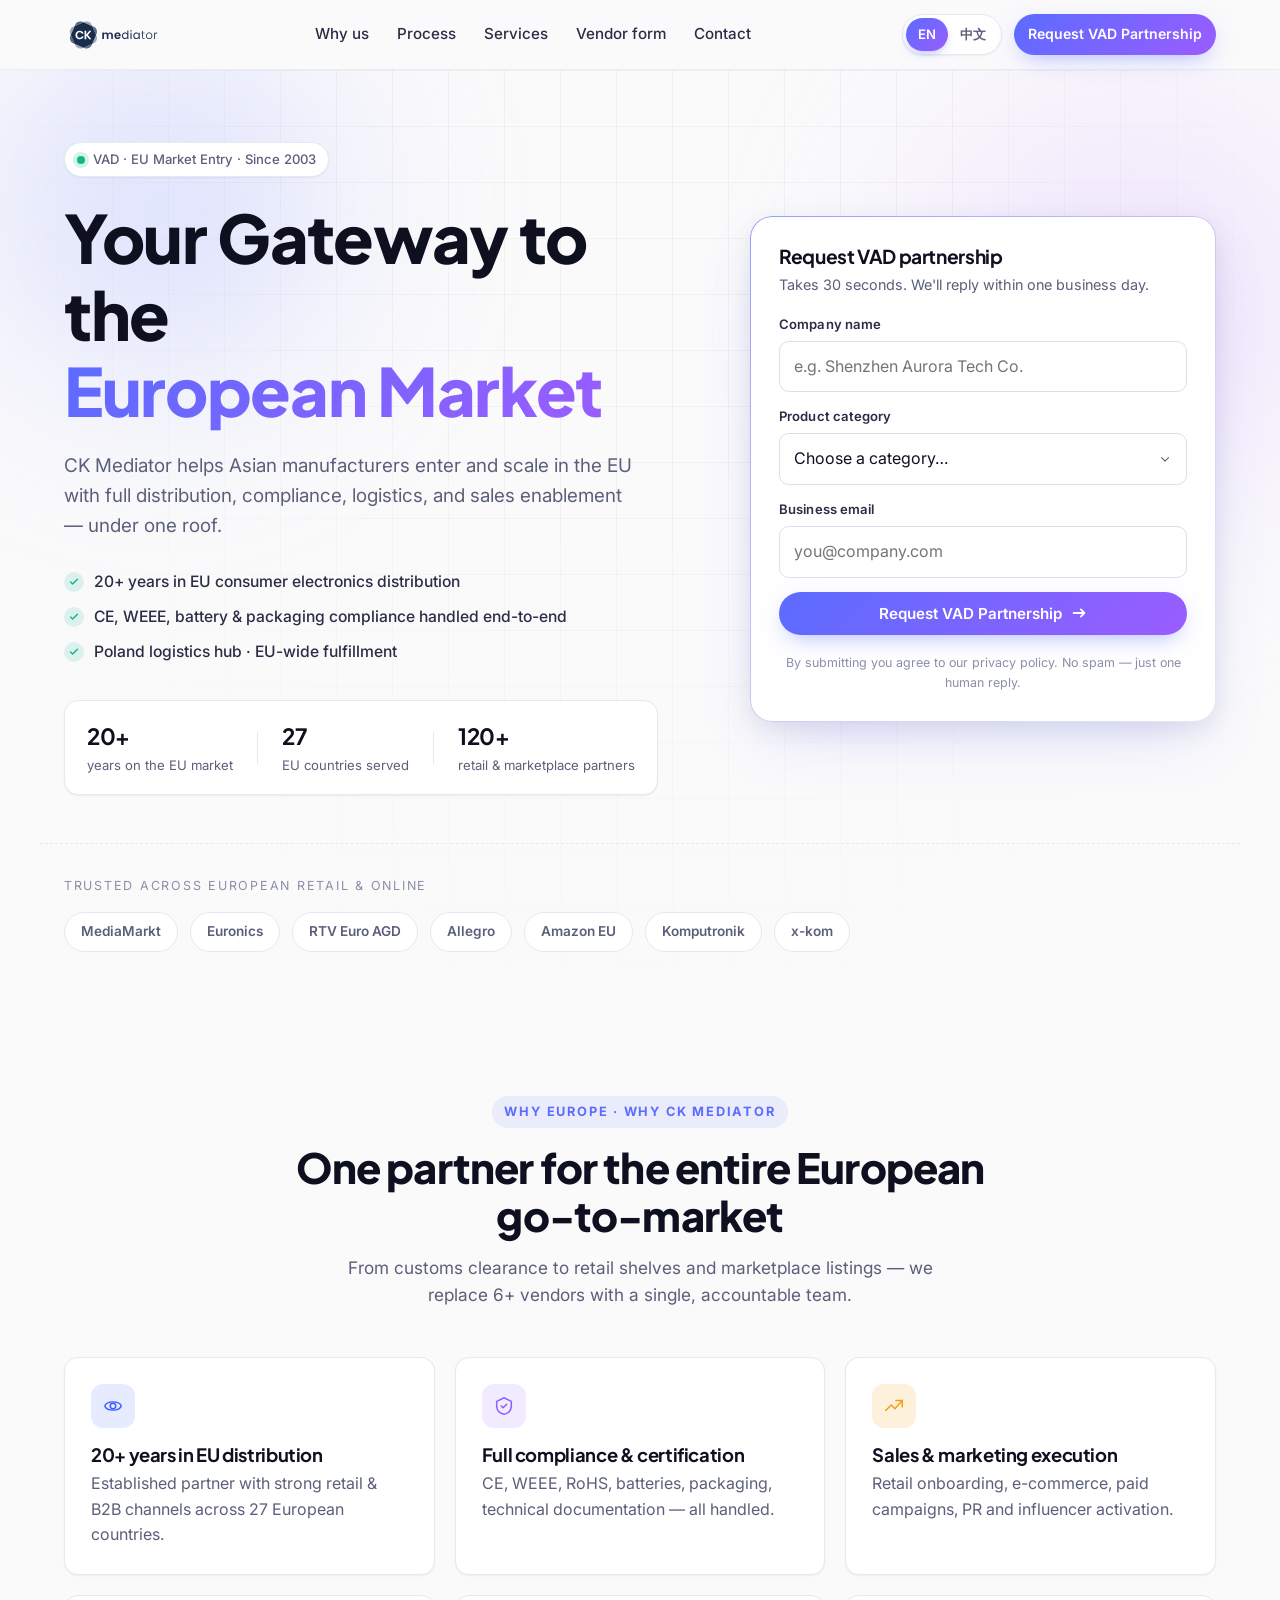
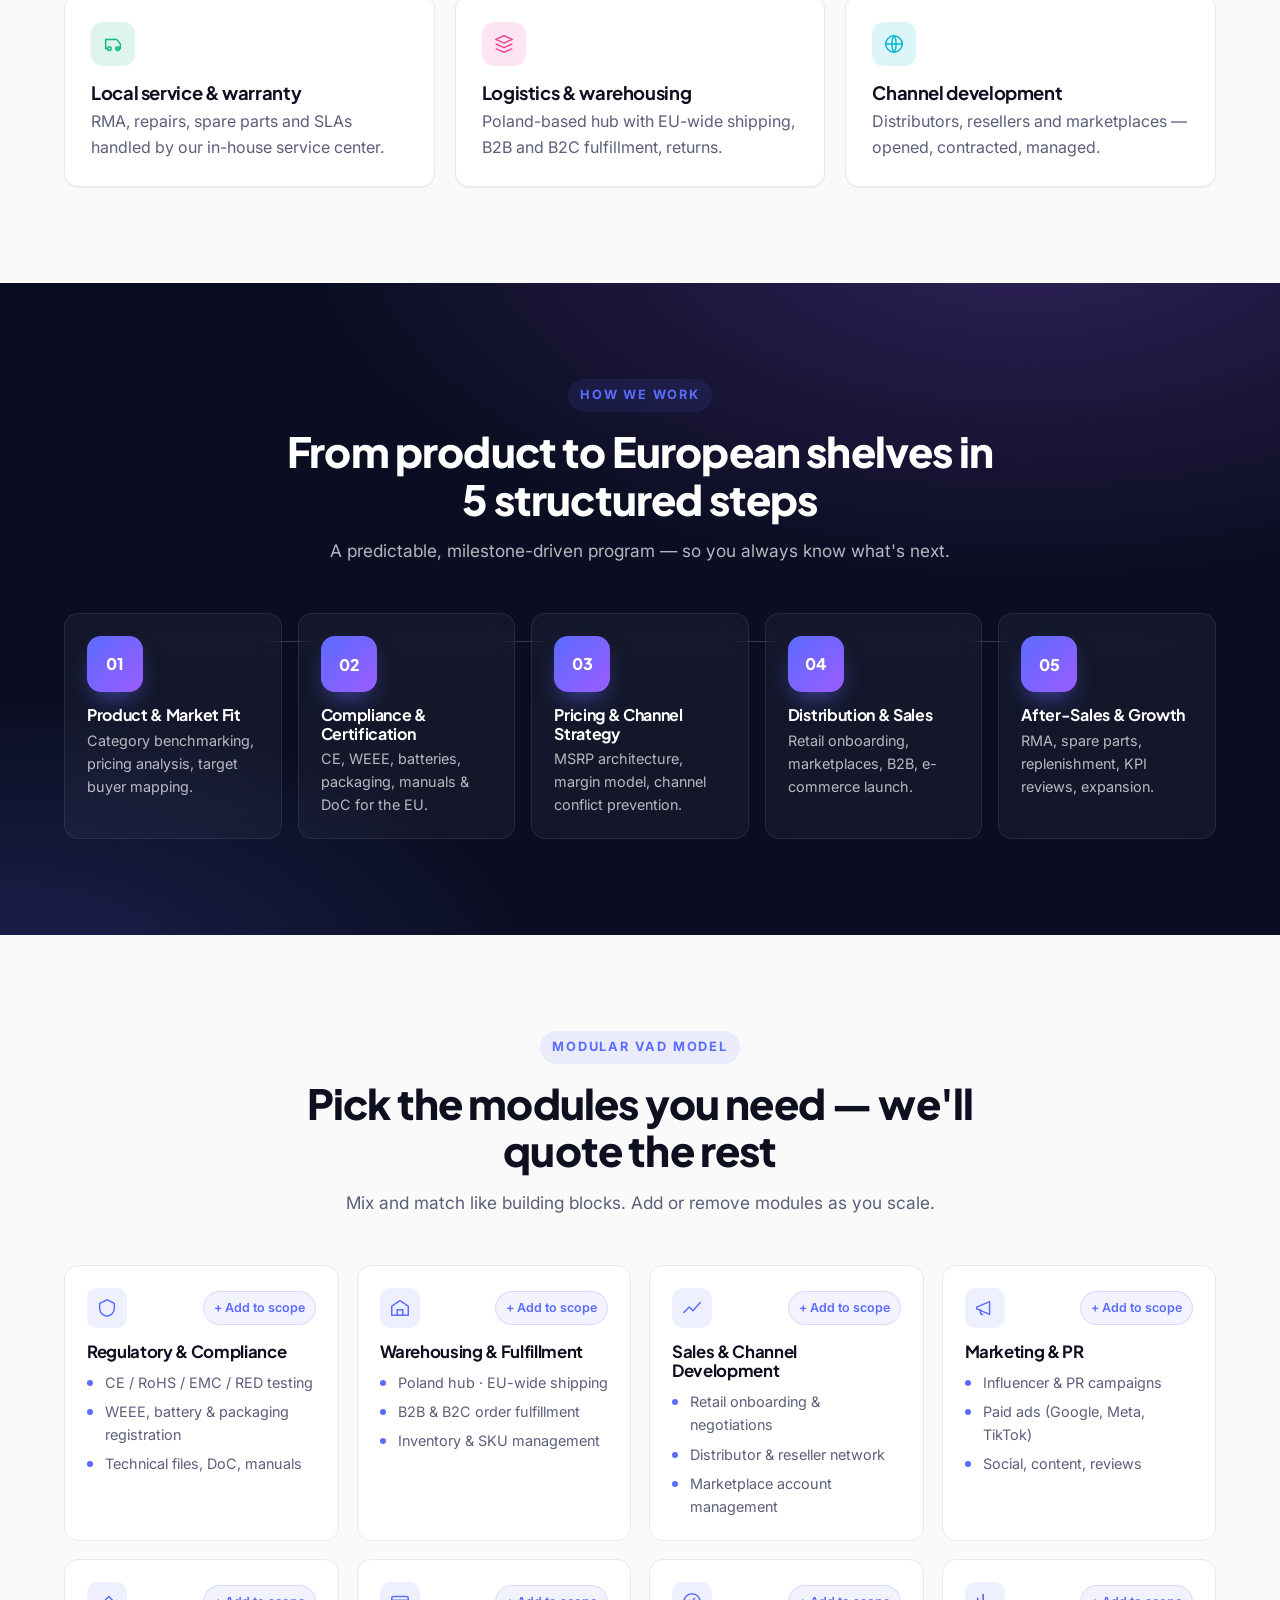
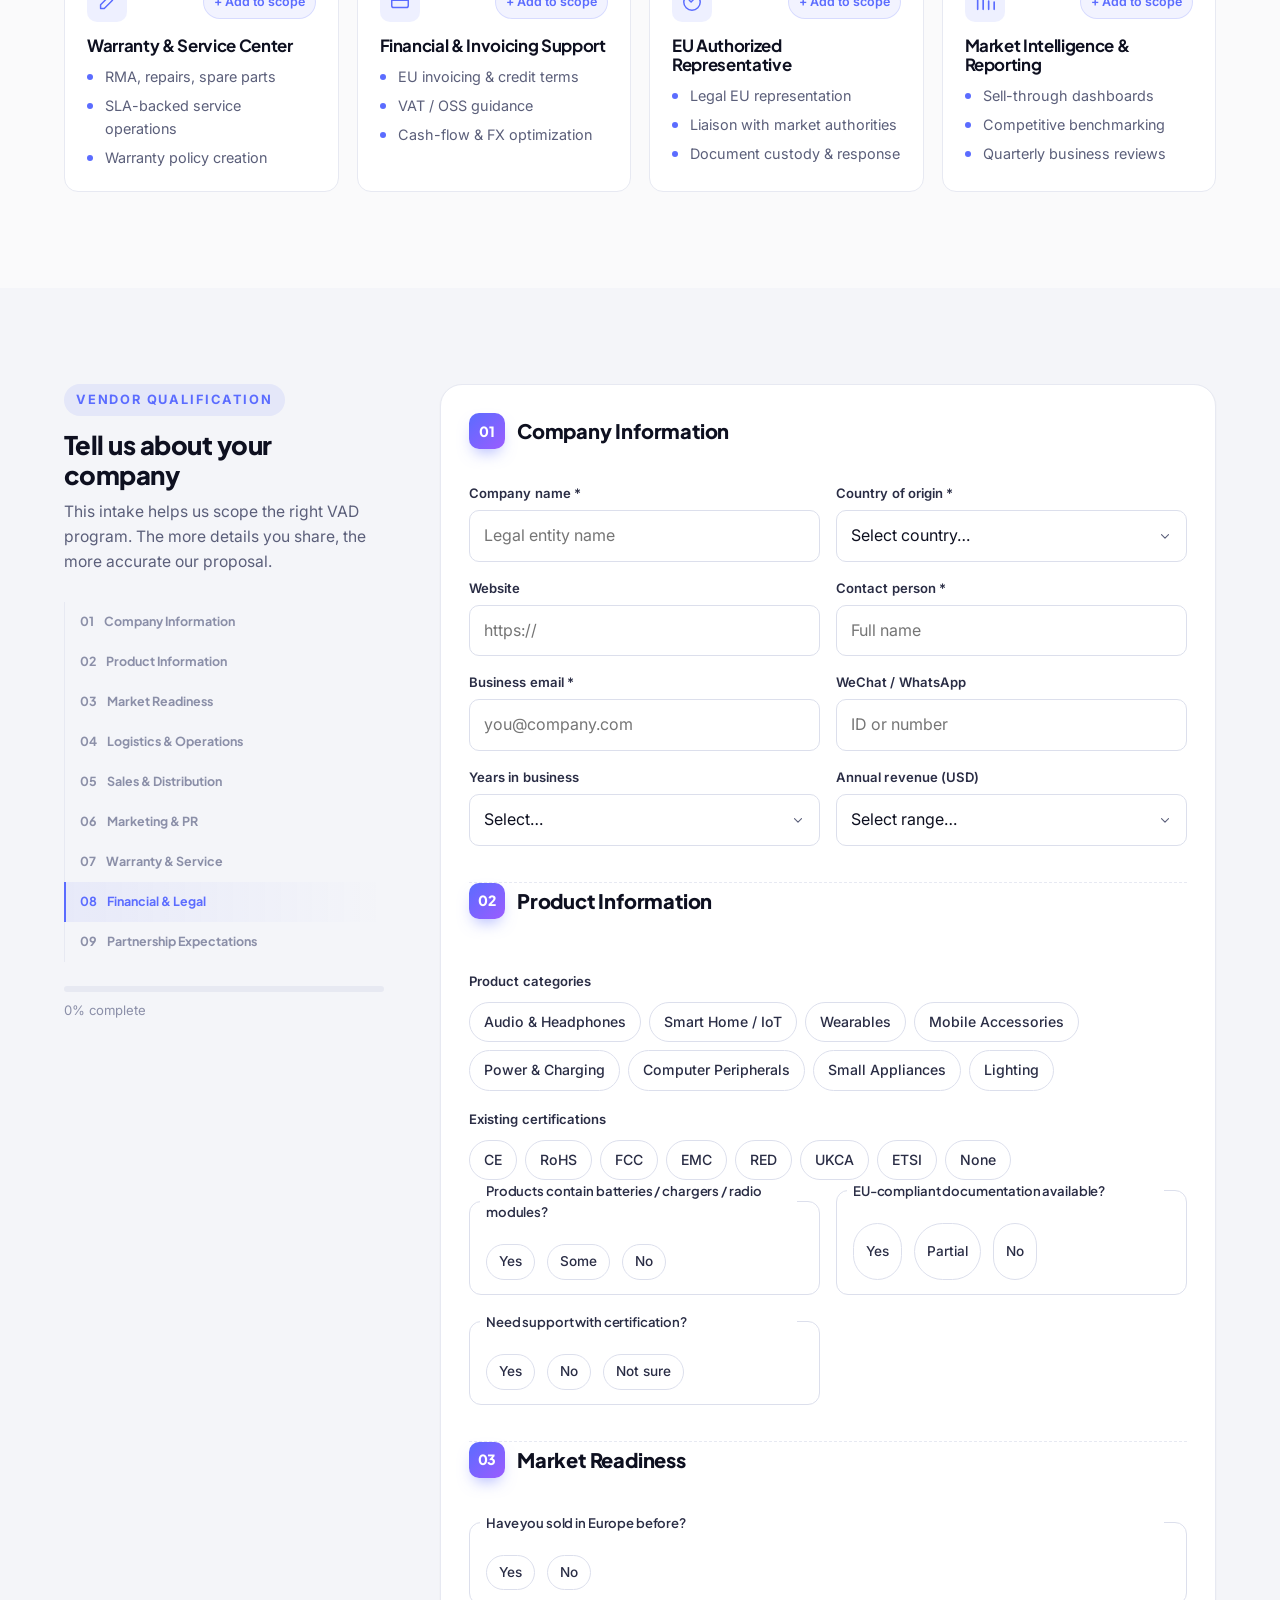
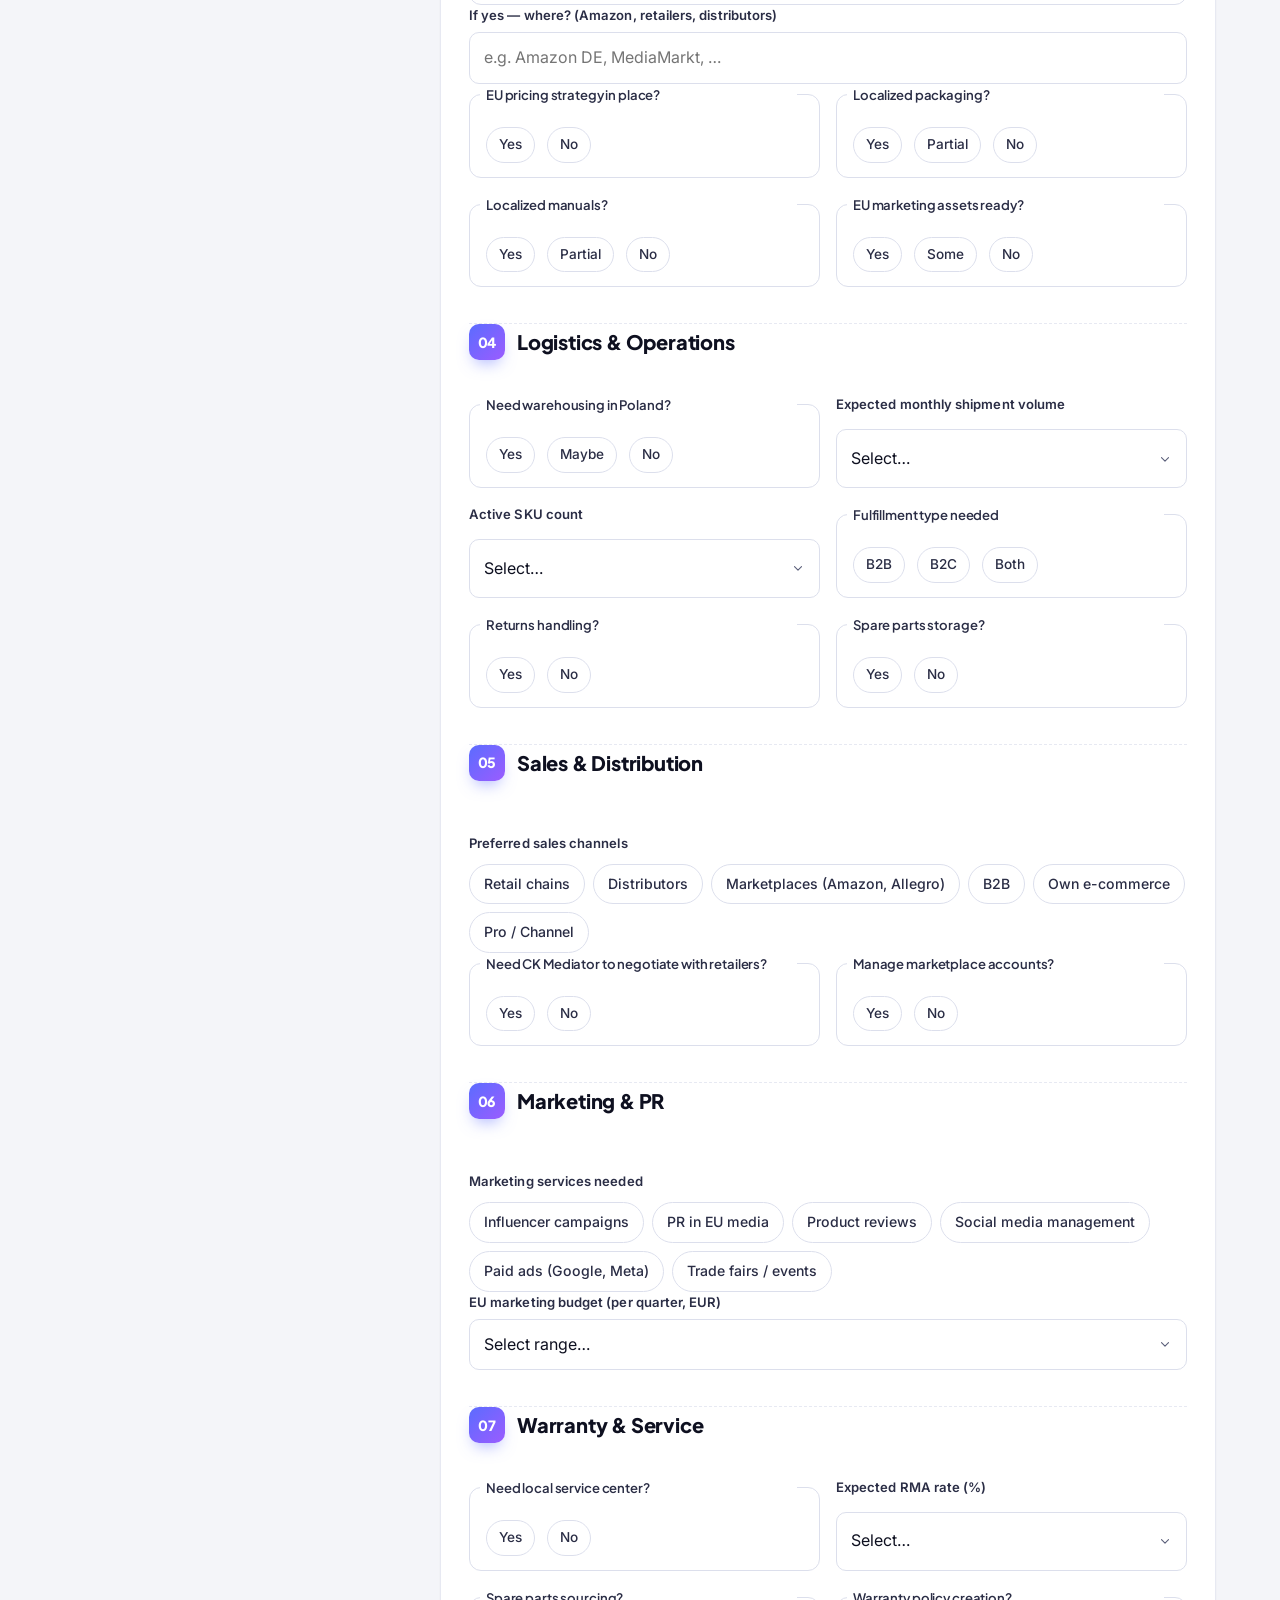
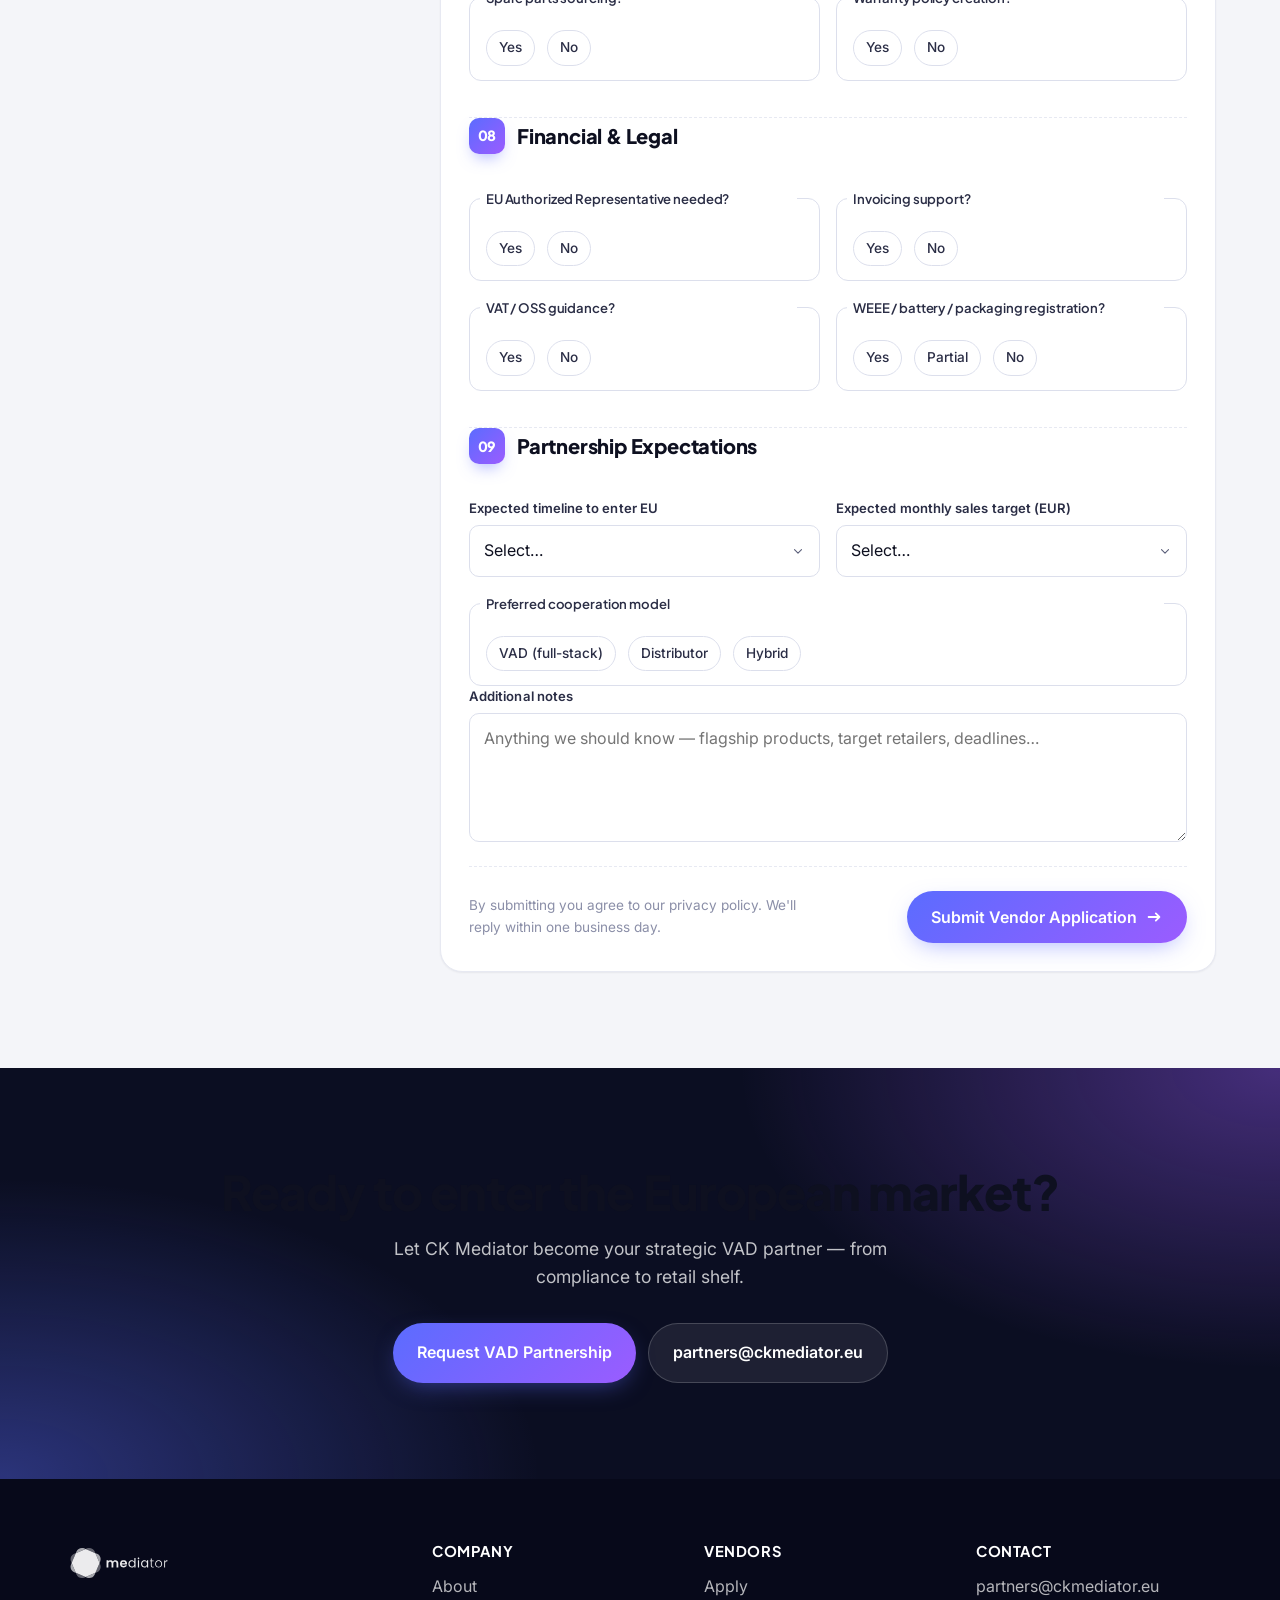
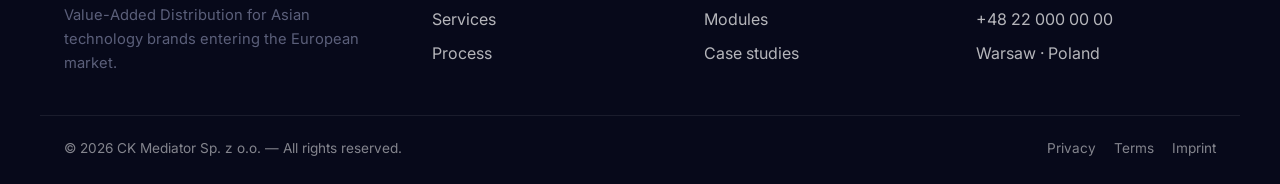
<file: index.html>
<!doctype html>
<html lang="en">
<head>
  <meta charset="utf-8" />
  <meta name="viewport" content="width=device-width,initial-scale=1" />
  <title>CK Mediator — VAD for Chinese Technology Vendors entering Europe</title>
  <meta name="description" content="CK Mediator is a Value-Added Distributor helping Asian manufacturers enter and scale in the EU — compliance, logistics, sales, marketing and after-sales." />

  <link rel="preconnect" href="https://fonts.googleapis.com">
  <link rel="preconnect" href="https://fonts.gstatic.com" crossorigin>
  <link href="https://fonts.googleapis.com/css2?family=Inter:wght@400;500;600;700;800&family=Plus+Jakarta+Sans:wght@600;700;800&display=swap" rel="stylesheet">
  <link rel="stylesheet" href="styles.css" />
</head>
<body data-lang="en">

  <!-- ===================== NAV ===================== -->
  <header class="nav">
    <div class="container nav-inner">
      <a class="brand" href="#top" aria-label="CK Mediator">
        <img class="brand-logo" src="CK-Mediator-Logo-2023.svg" alt="CK Mediator" />
      </a>

      <nav class="nav-links">
        <a href="#why" data-i18n="nav.why">Why us</a>
        <a href="#process" data-i18n="nav.process">Process</a>
        <a href="#services" data-i18n="nav.services">Services</a>
        <a href="#intake" data-i18n="nav.intake">Vendor form</a>
        <a href="#contact" data-i18n="nav.contact">Contact</a>
      </nav>

      <div class="nav-cta">
        <div class="lang-switch" role="group" aria-label="Language">
          <button type="button" data-lang-btn="en" class="lang-btn is-on" aria-pressed="true">EN</button>
          <button type="button" data-lang-btn="zh" class="lang-btn" aria-pressed="false">中文</button>
        </div>
        <a href="#intake" class="btn btn-primary btn-sm" data-i18n="nav.cta">Request VAD Partnership</a>
      </div>
    </div>
  </header>

  <!-- ===================== HERO ===================== -->
  <section id="top" class="hero">
    <div class="hero-bg" aria-hidden="true">
      <div class="blob blob-a"></div>
      <div class="blob blob-b"></div>
      <div class="grid-overlay"></div>
    </div>

    <div class="container hero-grid">
      <div class="hero-copy">
        <span class="eyebrow">
          <span class="dot"></span>
          <span data-i18n="hero.eyebrow">VAD · EU Market Entry · Since 2003</span>
        </span>
        <h1>
          <span data-i18n="hero.h1a">Your Gateway to the</span><br>
          <span class="gradient-text" data-i18n="hero.h1b">European Market</span>
        </h1>
        <p class="lede" data-i18n="hero.lede">
          CK Mediator helps Asian manufacturers enter and scale in the EU with full
          distribution, compliance, logistics, and sales enablement — under one roof.
        </p>

        <ul class="hero-bullets">
          <li><svg viewBox="0 0 20 20"><path d="M5 10l3 3 7-7" stroke="currentColor" stroke-width="2" fill="none" stroke-linecap="round" stroke-linejoin="round"/></svg> <span data-i18n="hero.b1">20+ years in EU consumer electronics distribution</span></li>
          <li><svg viewBox="0 0 20 20"><path d="M5 10l3 3 7-7" stroke="currentColor" stroke-width="2" fill="none" stroke-linecap="round" stroke-linejoin="round"/></svg> <span data-i18n="hero.b2">CE, WEEE, battery & packaging compliance handled end-to-end</span></li>
          <li><svg viewBox="0 0 20 20"><path d="M5 10l3 3 7-7" stroke="currentColor" stroke-width="2" fill="none" stroke-linecap="round" stroke-linejoin="round"/></svg> <span data-i18n="hero.b3">Poland logistics hub · EU-wide fulfillment</span></li>
        </ul>

        <div class="hero-trust">
          <div class="trust-stat"><strong>20+</strong><span data-i18n="hero.t1">years on the EU market</span></div>
          <div class="trust-divider"></div>
          <div class="trust-stat"><strong>27</strong><span data-i18n="hero.t2">EU countries served</span></div>
          <div class="trust-divider"></div>
          <div class="trust-stat"><strong>120+</strong><span data-i18n="hero.t3">retail & marketplace partners</span></div>
        </div>
      </div>

      <!-- Lead capture -->
      <aside class="lead-card" aria-label="Quick partnership request">
        <div class="lead-card-head">
          <h3 data-i18n="lead.title">Request VAD partnership</h3>
          <p data-i18n="lead.sub">Takes 30 seconds. We'll reply within one business day.</p>
        </div>
        <form class="lead-form" onsubmit="event.preventDefault(); document.querySelector('#intake').scrollIntoView({behavior:'smooth'});">
          <label class="field">
            <span data-i18n="lead.company">Company name</span>
            <input type="text" data-i18n-attr="placeholder|lead.company.ph" placeholder="e.g. Shenzhen Aurora Tech Co." required />
          </label>
          <label class="field">
            <span data-i18n="lead.cat">Product category</span>
            <select required>
              <option value="" disabled selected data-i18n="lead.cat.ph">Choose a category…</option>
              <option data-i18n="cat.audio">Audio & Headphones</option>
              <option data-i18n="cat.smart">Smart Home / IoT</option>
              <option data-i18n="cat.mobile">Mobile Accessories</option>
              <option data-i18n="cat.wear">Wearables</option>
              <option data-i18n="cat.peri">Computer Peripherals</option>
              <option data-i18n="cat.power">Power & Charging</option>
              <option data-i18n="cat.appl">Small Appliances</option>
              <option data-i18n="cat.other">Other</option>
            </select>
          </label>
          <label class="field">
            <span data-i18n="lead.email">Business email</span>
            <input type="email" data-i18n-attr="placeholder|lead.email.ph" placeholder="you@company.com" required />
          </label>
          <button class="btn btn-primary btn-block" type="submit">
            <span data-i18n="lead.cta">Request VAD Partnership</span>
            <svg viewBox="0 0 20 20" aria-hidden="true"><path d="M4 10h12m-4-4l4 4-4 4" stroke="currentColor" stroke-width="2" fill="none" stroke-linecap="round" stroke-linejoin="round"/></svg>
          </button>
          <p class="lead-note" data-i18n="lead.note">By submitting you agree to our privacy policy. No spam — just one human reply.</p>
        </form>
      </aside>
    </div>

    <div class="container hero-logos">
      <span class="logos-label" data-i18n="logos.label">Trusted across European retail & online</span>
      <div class="logos">
        <div class="logo-chip">MediaMarkt</div>
        <div class="logo-chip">Euronics</div>
        <div class="logo-chip">RTV Euro AGD</div>
        <div class="logo-chip">Allegro</div>
        <div class="logo-chip">Amazon EU</div>
        <div class="logo-chip">Komputronik</div>
        <div class="logo-chip">x-kom</div>
      </div>
    </div>
  </section>

  <!-- ===================== WHY ===================== -->
  <section id="why" class="section">
    <div class="container">
      <header class="section-head">
        <span class="kicker" data-i18n="why.kicker">Why Europe · Why CK Mediator</span>
        <h2 data-i18n="why.title">One partner for the entire European go-to-market</h2>
        <p data-i18n="why.sub">From customs clearance to retail shelves and marketplace listings — we replace 6+ vendors with a single, accountable team.</p>
      </header>

      <div class="why-grid">
        <article class="card">
          <div class="card-icon icon-blue">
            <svg viewBox="0 0 24 24" fill="none"><path d="M3 12c2-6 16-6 18 0M3 12c2 6 16 6 18 0" stroke="currentColor" stroke-width="1.6"/><circle cx="12" cy="12" r="3" stroke="currentColor" stroke-width="1.6"/></svg>
          </div>
          <h3 data-i18n="why.c1.t">20+ years in EU distribution</h3>
          <p data-i18n="why.c1.p">Established partner with strong retail & B2B channels across 27 European countries.</p>
        </article>

        <article class="card">
          <div class="card-icon icon-violet">
            <svg viewBox="0 0 24 24" fill="none"><path d="M12 3l8 4v5c0 5-3.5 8-8 9-4.5-1-8-4-8-9V7l8-4z" stroke="currentColor" stroke-width="1.6"/><path d="M9 12l2 2 4-4" stroke="currentColor" stroke-width="1.6" stroke-linecap="round"/></svg>
          </div>
          <h3 data-i18n="why.c2.t">Full compliance & certification</h3>
          <p data-i18n="why.c2.p">CE, WEEE, RoHS, batteries, packaging, technical documentation — all handled.</p>
        </article>

        <article class="card">
          <div class="card-icon icon-amber">
            <svg viewBox="0 0 24 24" fill="none"><path d="M3 17l6-6 4 4 8-9" stroke="currentColor" stroke-width="1.6" stroke-linecap="round" stroke-linejoin="round"/><path d="M14 6h7v7" stroke="currentColor" stroke-width="1.6" stroke-linecap="round"/></svg>
          </div>
          <h3 data-i18n="why.c3.t">Sales & marketing execution</h3>
          <p data-i18n="why.c3.p">Retail onboarding, e-commerce, paid campaigns, PR and influencer activation.</p>
        </article>

        <article class="card">
          <div class="card-icon icon-green">
            <svg viewBox="0 0 24 24" fill="none"><path d="M4 7h12l4 5v5h-3" stroke="currentColor" stroke-width="1.6" stroke-linecap="round" stroke-linejoin="round"/><circle cx="8" cy="17" r="2" stroke="currentColor" stroke-width="1.6"/><circle cx="17" cy="17" r="2" stroke="currentColor" stroke-width="1.6"/><path d="M4 7v10h2" stroke="currentColor" stroke-width="1.6" stroke-linecap="round"/></svg>
          </div>
          <h3 data-i18n="why.c4.t">Local service & warranty</h3>
          <p data-i18n="why.c4.p">RMA, repairs, spare parts and SLAs handled by our in-house service center.</p>
        </article>

        <article class="card">
          <div class="card-icon icon-pink">
            <svg viewBox="0 0 24 24" fill="none"><path d="M3 7l9-4 9 4-9 4-9-4z" stroke="currentColor" stroke-width="1.6" stroke-linejoin="round"/><path d="M3 12l9 4 9-4M3 17l9 4 9-4" stroke="currentColor" stroke-width="1.6" stroke-linejoin="round"/></svg>
          </div>
          <h3 data-i18n="why.c5.t">Logistics & warehousing</h3>
          <p data-i18n="why.c5.p">Poland-based hub with EU-wide shipping, B2B and B2C fulfillment, returns.</p>
        </article>

        <article class="card">
          <div class="card-icon icon-cyan">
            <svg viewBox="0 0 24 24" fill="none"><circle cx="12" cy="12" r="9" stroke="currentColor" stroke-width="1.6"/><path d="M3 12h18M12 3c3 3 3 15 0 18M12 3c-3 3-3 15 0 18" stroke="currentColor" stroke-width="1.6"/></svg>
          </div>
          <h3 data-i18n="why.c6.t">Channel development</h3>
          <p data-i18n="why.c6.p">Distributors, resellers and marketplaces — opened, contracted, managed.</p>
        </article>
      </div>
    </div>
  </section>

  <!-- ===================== PROCESS ===================== -->
  <section id="process" class="section section-dark">
    <div class="container">
      <header class="section-head light">
        <span class="kicker" data-i18n="proc.kicker">How we work</span>
        <h2 data-i18n="proc.title">From product to European shelves in 5 structured steps</h2>
        <p data-i18n="proc.sub">A predictable, milestone-driven program — so you always know what's next.</p>
      </header>

      <ol class="timeline">
        <li>
          <div class="step-num">01</div>
          <h4 data-i18n="proc.s1.t">Product & Market Fit</h4>
          <p data-i18n="proc.s1.p">Category benchmarking, pricing analysis, target buyer mapping.</p>
        </li>
        <li>
          <div class="step-num">02</div>
          <h4 data-i18n="proc.s2.t">Compliance & Certification</h4>
          <p data-i18n="proc.s2.p">CE, WEEE, batteries, packaging, manuals & DoC for the EU.</p>
        </li>
        <li>
          <div class="step-num">03</div>
          <h4 data-i18n="proc.s3.t">Pricing & Channel Strategy</h4>
          <p data-i18n="proc.s3.p">MSRP architecture, margin model, channel conflict prevention.</p>
        </li>
        <li>
          <div class="step-num">04</div>
          <h4 data-i18n="proc.s4.t">Distribution & Sales</h4>
          <p data-i18n="proc.s4.p">Retail onboarding, marketplaces, B2B, e-commerce launch.</p>
        </li>
        <li>
          <div class="step-num">05</div>
          <h4 data-i18n="proc.s5.t">After-Sales & Growth</h4>
          <p data-i18n="proc.s5.p">RMA, spare parts, replenishment, KPI reviews, expansion.</p>
        </li>
      </ol>
    </div>
  </section>

  <!-- ===================== SERVICES (MODULAR) ===================== -->
  <section id="services" class="section">
    <div class="container">
      <header class="section-head">
        <span class="kicker" data-i18n="mod.kicker">Modular VAD model</span>
        <h2 data-i18n="mod.title">Pick the modules you need — we'll quote the rest</h2>
        <p data-i18n="mod.sub">Mix and match like building blocks. Add or remove modules as you scale.</p>
      </header>

      <div class="modules-grid" id="modules">
        <article class="module" data-module-key="m1">
          <div class="module-head">
            <div class="module-icon">
              <svg viewBox="0 0 24 24" fill="none"><path d="M12 3l8 4v5c0 5-3.5 8-8 9-4.5-1-8-4-8-9V7l8-4z" stroke="currentColor" stroke-width="1.6"/></svg>
            </div>
            <button class="module-toggle" type="button" aria-pressed="false" data-i18n="mod.add">+ Add to scope</button>
          </div>
          <h3 data-i18n="mod.m1.t">Regulatory & Compliance</h3>
          <ul class="bullets">
            <li data-i18n="mod.m1.b1">CE / RoHS / EMC / RED testing</li>
            <li data-i18n="mod.m1.b2">WEEE, battery & packaging registration</li>
            <li data-i18n="mod.m1.b3">Technical files, DoC, manuals</li>
          </ul>
        </article>

        <article class="module" data-module-key="m2">
          <div class="module-head">
            <div class="module-icon">
              <svg viewBox="0 0 24 24" fill="none"><path d="M3 10l9-6 9 6v10H3V10z" stroke="currentColor" stroke-width="1.6" stroke-linejoin="round"/><path d="M9 20v-6h6v6" stroke="currentColor" stroke-width="1.6"/></svg>
            </div>
            <button class="module-toggle" type="button" aria-pressed="false" data-i18n="mod.add">+ Add to scope</button>
          </div>
          <h3 data-i18n="mod.m2.t">Warehousing & Fulfillment</h3>
          <ul class="bullets">
            <li data-i18n="mod.m2.b1">Poland hub · EU-wide shipping</li>
            <li data-i18n="mod.m2.b2">B2B & B2C order fulfillment</li>
            <li data-i18n="mod.m2.b3">Inventory & SKU management</li>
          </ul>
        </article>

        <article class="module" data-module-key="m3">
          <div class="module-head">
            <div class="module-icon">
              <svg viewBox="0 0 24 24" fill="none"><path d="M3 17l6-6 4 4 8-9" stroke="currentColor" stroke-width="1.6" stroke-linecap="round" stroke-linejoin="round"/></svg>
            </div>
            <button class="module-toggle" type="button" aria-pressed="false" data-i18n="mod.add">+ Add to scope</button>
          </div>
          <h3 data-i18n="mod.m3.t">Sales & Channel Development</h3>
          <ul class="bullets">
            <li data-i18n="mod.m3.b1">Retail onboarding & negotiations</li>
            <li data-i18n="mod.m3.b2">Distributor & reseller network</li>
            <li data-i18n="mod.m3.b3">Marketplace account management</li>
          </ul>
        </article>

        <article class="module" data-module-key="m4">
          <div class="module-head">
            <div class="module-icon">
              <svg viewBox="0 0 24 24" fill="none"><path d="M3 11l14-6v14L3 13v-2z" stroke="currentColor" stroke-width="1.6" stroke-linejoin="round"/><path d="M7 13v4a2 2 0 002 2h1" stroke="currentColor" stroke-width="1.6"/></svg>
            </div>
            <button class="module-toggle" type="button" aria-pressed="false" data-i18n="mod.add">+ Add to scope</button>
          </div>
          <h3 data-i18n="mod.m4.t">Marketing & PR</h3>
          <ul class="bullets">
            <li data-i18n="mod.m4.b1">Influencer & PR campaigns</li>
            <li data-i18n="mod.m4.b2">Paid ads (Google, Meta, TikTok)</li>
            <li data-i18n="mod.m4.b3">Social, content, reviews</li>
          </ul>
        </article>

        <article class="module" data-module-key="m5">
          <div class="module-head">
            <div class="module-icon">
              <svg viewBox="0 0 24 24" fill="none"><path d="M14 6l4 4-9 9H5v-4l9-9z" stroke="currentColor" stroke-width="1.6" stroke-linejoin="round"/></svg>
            </div>
            <button class="module-toggle" type="button" aria-pressed="false" data-i18n="mod.add">+ Add to scope</button>
          </div>
          <h3 data-i18n="mod.m5.t">Warranty & Service Center</h3>
          <ul class="bullets">
            <li data-i18n="mod.m5.b1">RMA, repairs, spare parts</li>
            <li data-i18n="mod.m5.b2">SLA-backed service operations</li>
            <li data-i18n="mod.m5.b3">Warranty policy creation</li>
          </ul>
        </article>

        <article class="module" data-module-key="m6">
          <div class="module-head">
            <div class="module-icon">
              <svg viewBox="0 0 24 24" fill="none"><rect x="3" y="6" width="18" height="12" rx="2" stroke="currentColor" stroke-width="1.6"/><path d="M3 10h18" stroke="currentColor" stroke-width="1.6"/></svg>
            </div>
            <button class="module-toggle" type="button" aria-pressed="false" data-i18n="mod.add">+ Add to scope</button>
          </div>
          <h3 data-i18n="mod.m6.t">Financial & Invoicing Support</h3>
          <ul class="bullets">
            <li data-i18n="mod.m6.b1">EU invoicing & credit terms</li>
            <li data-i18n="mod.m6.b2">VAT / OSS guidance</li>
            <li data-i18n="mod.m6.b3">Cash-flow & FX optimization</li>
          </ul>
        </article>

        <article class="module" data-module-key="m7">
          <div class="module-head">
            <div class="module-icon">
              <svg viewBox="0 0 24 24" fill="none"><circle cx="12" cy="12" r="9" stroke="currentColor" stroke-width="1.6"/><path d="M9 10l2 2 4-4" stroke="currentColor" stroke-width="1.6" stroke-linecap="round"/></svg>
            </div>
            <button class="module-toggle" type="button" aria-pressed="false" data-i18n="mod.add">+ Add to scope</button>
          </div>
          <h3 data-i18n="mod.m7.t">EU Authorized Representative</h3>
          <ul class="bullets">
            <li data-i18n="mod.m7.b1">Legal EU representation</li>
            <li data-i18n="mod.m7.b2">Liaison with market authorities</li>
            <li data-i18n="mod.m7.b3">Document custody & response</li>
          </ul>
        </article>

        <article class="module" data-module-key="m8">
          <div class="module-head">
            <div class="module-icon">
              <svg viewBox="0 0 24 24" fill="none"><path d="M4 20V8m6 12V4m6 16v-9m6 9V12" stroke="currentColor" stroke-width="1.8" stroke-linecap="round"/></svg>
            </div>
            <button class="module-toggle" type="button" aria-pressed="false" data-i18n="mod.add">+ Add to scope</button>
          </div>
          <h3 data-i18n="mod.m8.t">Market Intelligence & Reporting</h3>
          <ul class="bullets">
            <li data-i18n="mod.m8.b1">Sell-through dashboards</li>
            <li data-i18n="mod.m8.b2">Competitive benchmarking</li>
            <li data-i18n="mod.m8.b3">Quarterly business reviews</li>
          </ul>
        </article>
      </div>

      <div class="scope-bar" id="scopeBar" hidden>
        <div class="scope-bar-inner">
          <div>
            <strong id="scopeCount">0 modules</strong>
            <span id="scopeList" class="scope-list"></span>
          </div>
          <a href="#intake" class="btn btn-primary btn-sm" data-i18n="mod.continue">Continue to vendor form →</a>
        </div>
      </div>
    </div>
  </section>

  <!-- ===================== INTAKE FORM ===================== -->
  <section id="intake" class="section section-soft">
    <div class="container intake-grid">

      <aside class="intake-side">
        <div class="intake-side-sticky">
          <span class="kicker" data-i18n="intake.kicker">Vendor qualification</span>
          <h2 data-i18n="intake.title">Tell us about your company</h2>
          <p data-i18n="intake.sub">This intake helps us scope the right VAD program. The more details you share, the more accurate our proposal.</p>

          <ol class="side-nav" id="sideNav">
            <li class="active"><a href="#step-1"><span>01</span> <span data-i18n="step.1">Company information</span></a></li>
            <li><a href="#step-2"><span>02</span> <span data-i18n="step.2">Product information</span></a></li>
            <li><a href="#step-3"><span>03</span> <span data-i18n="step.3">Market readiness</span></a></li>
            <li><a href="#step-4"><span>04</span> <span data-i18n="step.4">Logistics & operations</span></a></li>
            <li><a href="#step-5"><span>05</span> <span data-i18n="step.5">Sales & distribution</span></a></li>
            <li><a href="#step-6"><span>06</span> <span data-i18n="step.6">Marketing & PR</span></a></li>
            <li><a href="#step-7"><span>07</span> <span data-i18n="step.7">Warranty & service</span></a></li>
            <li><a href="#step-8"><span>08</span> <span data-i18n="step.8">Financial & legal</span></a></li>
            <li><a href="#step-9"><span>09</span> <span data-i18n="step.9">Partnership expectations</span></a></li>
          </ol>

          <div class="progress">
            <div class="progress-bar"><div class="progress-fill" id="progressFill"></div></div>
            <span id="progressLabel" data-i18n="intake.progress">0% complete</span>
          </div>
        </div>
      </aside>

      <form class="intake-form" id="intakeForm" onsubmit="event.preventDefault(); document.getElementById('thanks').scrollIntoView({behavior:'smooth'});">

        <!-- 1. Company Information -->
        <fieldset id="step-1" class="step">
          <legend><span class="step-badge">01</span> <span data-i18n="step.1">Company Information</span></legend>
          <div class="grid-2">
            <label class="field"><span data-i18n="f.company">Company name *</span><input required type="text" data-i18n-attr="placeholder|f.company.ph" placeholder="Legal entity name"></label>
            <label class="field"><span data-i18n="f.country">Country of origin *</span>
              <select required>
                <option value="" disabled selected data-i18n="ph.country">Select country…</option>
                <option data-i18n="country.cn">China</option><option data-i18n="country.hk">Hong Kong SAR</option><option data-i18n="country.tw">Taiwan</option><option data-i18n="country.vn">Vietnam</option><option data-i18n="country.kr">South Korea</option><option data-i18n="country.jp">Japan</option><option data-i18n="country.other">Other</option>
              </select>
            </label>
            <label class="field"><span data-i18n="f.web">Website</span><input type="url" placeholder="https://"></label>
            <label class="field"><span data-i18n="f.contact">Contact person *</span><input required type="text" data-i18n-attr="placeholder|f.contact.ph" placeholder="Full name"></label>
            <label class="field"><span data-i18n="f.email">Business email *</span><input required type="email" placeholder="you@company.com"></label>
            <label class="field"><span data-i18n="f.im">WeChat / WhatsApp</span><input type="text" data-i18n-attr="placeholder|f.im.ph" placeholder="ID or number"></label>
            <label class="field"><span data-i18n="f.years">Years in business</span>
              <select>
                <option value="" disabled selected data-i18n="ph.select">Select…</option>
                <option>&lt; 2</option><option>2–5</option><option>6–10</option><option>11–20</option><option>20+</option>
              </select>
            </label>
            <label class="field"><span data-i18n="f.rev">Annual revenue (USD)</span>
              <select>
                <option value="" disabled selected data-i18n="ph.range">Select range…</option>
                <option>&lt; 1M</option><option>1–5M</option><option>5–20M</option><option>20–100M</option><option>100M+</option>
              </select>
            </label>
          </div>
        </fieldset>

        <!-- 2. Product Information -->
        <fieldset id="step-2" class="step">
          <legend><span class="step-badge">02</span> <span data-i18n="step.2">Product Information</span></legend>

          <span class="field-label" data-i18n="f.categories">Product categories <small>(select all that apply)</small></span>
          <div class="chips">
            <label class="chip"><input type="checkbox"><span data-i18n="cat.audio">Audio & Headphones</span></label>
            <label class="chip"><input type="checkbox"><span data-i18n="cat.smart">Smart Home / IoT</span></label>
            <label class="chip"><input type="checkbox"><span data-i18n="cat.wear">Wearables</span></label>
            <label class="chip"><input type="checkbox"><span data-i18n="cat.mobile">Mobile Accessories</span></label>
            <label class="chip"><input type="checkbox"><span data-i18n="cat.power">Power & Charging</span></label>
            <label class="chip"><input type="checkbox"><span data-i18n="cat.peri">Computer Peripherals</span></label>
            <label class="chip"><input type="checkbox"><span data-i18n="cat.appl">Small Appliances</span></label>
            <label class="chip"><input type="checkbox"><span data-i18n="cat.light">Lighting</span></label>
          </div>

          <span class="field-label" data-i18n="f.certs">Existing certifications</span>
          <div class="chips">
            <label class="chip"><input type="checkbox"><span>CE</span></label>
            <label class="chip"><input type="checkbox"><span>RoHS</span></label>
            <label class="chip"><input type="checkbox"><span>FCC</span></label>
            <label class="chip"><input type="checkbox"><span>EMC</span></label>
            <label class="chip"><input type="checkbox"><span>RED</span></label>
            <label class="chip"><input type="checkbox"><span>UKCA</span></label>
            <label class="chip"><input type="checkbox"><span>ETSI</span></label>
            <label class="chip"><input type="checkbox"><span data-i18n="opt.none">None</span></label>
          </div>

          <div class="grid-2">
            <fieldset class="radio-group">
              <legend data-i18n="q.batt">Products contain batteries / chargers / radio modules?</legend>
              <label class="radio"><input type="radio" name="batt"><span data-i18n="opt.yes">Yes</span></label>
              <label class="radio"><input type="radio" name="batt"><span data-i18n="opt.some">Some</span></label>
              <label class="radio"><input type="radio" name="batt"><span data-i18n="opt.no">No</span></label>
            </fieldset>
            <fieldset class="radio-group">
              <legend data-i18n="q.docs">EU-compliant documentation available?</legend>
              <label class="radio"><input type="radio" name="docs"><span data-i18n="opt.yes">Yes</span></label>
              <label class="radio"><input type="radio" name="docs"><span data-i18n="opt.partial">Partial</span></label>
              <label class="radio"><input type="radio" name="docs"><span data-i18n="opt.no">No</span></label>
            </fieldset>
            <fieldset class="radio-group">
              <legend data-i18n="q.cert">Need support with certification?</legend>
              <label class="radio"><input type="radio" name="cert"><span data-i18n="opt.yes">Yes</span></label>
              <label class="radio"><input type="radio" name="cert"><span data-i18n="opt.no">No</span></label>
              <label class="radio"><input type="radio" name="cert"><span data-i18n="opt.notsure">Not sure</span></label>
            </fieldset>
          </div>
        </fieldset>

        <!-- 3. Market Readiness -->
        <fieldset id="step-3" class="step">
          <legend><span class="step-badge">03</span> <span data-i18n="step.3">Market Readiness</span></legend>

          <fieldset class="radio-group wide">
            <legend data-i18n="q.sold">Have you sold in Europe before?</legend>
            <label class="radio"><input type="radio" name="sold"><span data-i18n="opt.yes">Yes</span></label>
            <label class="radio"><input type="radio" name="sold"><span data-i18n="opt.no">No</span></label>
          </fieldset>

          <label class="field"><span data-i18n="f.where">If yes — where? (Amazon, retailers, distributors)</span><input type="text" data-i18n-attr="placeholder|f.where.ph" placeholder="e.g. Amazon DE, MediaMarkt, …"></label>

          <div class="grid-2">
            <fieldset class="radio-group"><legend data-i18n="q.pricing">EU pricing strategy in place?</legend>
              <label class="radio"><input type="radio" name="pr"><span data-i18n="opt.yes">Yes</span></label>
              <label class="radio"><input type="radio" name="pr"><span data-i18n="opt.no">No</span></label>
            </fieldset>
            <fieldset class="radio-group"><legend data-i18n="q.pkg">Localized packaging?</legend>
              <label class="radio"><input type="radio" name="pkg"><span data-i18n="opt.yes">Yes</span></label>
              <label class="radio"><input type="radio" name="pkg"><span data-i18n="opt.partial">Partial</span></label>
              <label class="radio"><input type="radio" name="pkg"><span data-i18n="opt.no">No</span></label>
            </fieldset>
            <fieldset class="radio-group"><legend data-i18n="q.manuals">Localized manuals?</legend>
              <label class="radio"><input type="radio" name="man"><span data-i18n="opt.yes">Yes</span></label>
              <label class="radio"><input type="radio" name="man"><span data-i18n="opt.partial">Partial</span></label>
              <label class="radio"><input type="radio" name="man"><span data-i18n="opt.no">No</span></label>
            </fieldset>
            <fieldset class="radio-group"><legend data-i18n="q.assets">EU marketing assets ready?</legend>
              <label class="radio"><input type="radio" name="ass"><span data-i18n="opt.yes">Yes</span></label>
              <label class="radio"><input type="radio" name="ass"><span data-i18n="opt.some">Some</span></label>
              <label class="radio"><input type="radio" name="ass"><span data-i18n="opt.no">No</span></label>
            </fieldset>
          </div>
        </fieldset>

        <!-- 4. Logistics & Operations -->
        <fieldset id="step-4" class="step">
          <legend><span class="step-badge">04</span> <span data-i18n="step.4">Logistics & Operations</span></legend>
          <div class="grid-2">
            <fieldset class="radio-group"><legend data-i18n="q.wh">Need warehousing in Poland?</legend>
              <label class="radio"><input type="radio" name="wh"><span data-i18n="opt.yes">Yes</span></label>
              <label class="radio"><input type="radio" name="wh"><span data-i18n="opt.maybe">Maybe</span></label>
              <label class="radio"><input type="radio" name="wh"><span data-i18n="opt.no">No</span></label>
            </fieldset>
            <label class="field"><span data-i18n="f.vol">Expected monthly shipment volume</span>
              <select>
                <option value="" disabled selected data-i18n="ph.select">Select…</option>
                <option data-i18n="vol.lt1">&lt; 1 pallet</option><option data-i18n="vol.1to5">1–5 pallets</option><option data-i18n="vol.1c">1 container / month</option><option data-i18n="vol.2to5c">2–5 containers / month</option><option data-i18n="vol.5plus">5+ containers / month</option>
              </select>
            </label>
            <label class="field"><span data-i18n="f.sku">Active SKU count</span>
              <select>
                <option value="" disabled selected data-i18n="ph.select">Select…</option>
                <option>&lt; 10</option><option>10–50</option><option>50–200</option><option>200+</option>
              </select>
            </label>
            <fieldset class="radio-group"><legend data-i18n="q.ff">Fulfillment type needed</legend>
              <label class="radio"><input type="radio" name="ff"><span>B2B</span></label>
              <label class="radio"><input type="radio" name="ff"><span>B2C</span></label>
              <label class="radio"><input type="radio" name="ff"><span data-i18n="opt.both">Both</span></label>
            </fieldset>
            <fieldset class="radio-group"><legend data-i18n="q.returns">Returns handling?</legend>
              <label class="radio"><input type="radio" name="rh"><span data-i18n="opt.yes">Yes</span></label>
              <label class="radio"><input type="radio" name="rh"><span data-i18n="opt.no">No</span></label>
            </fieldset>
            <fieldset class="radio-group"><legend data-i18n="q.spare">Spare parts storage?</legend>
              <label class="radio"><input type="radio" name="sp"><span data-i18n="opt.yes">Yes</span></label>
              <label class="radio"><input type="radio" name="sp"><span data-i18n="opt.no">No</span></label>
            </fieldset>
          </div>
        </fieldset>

        <!-- 5. Sales & Distribution -->
        <fieldset id="step-5" class="step">
          <legend><span class="step-badge">05</span> <span data-i18n="step.5">Sales & Distribution</span></legend>

          <span class="field-label" data-i18n="f.channels">Preferred sales channels</span>
          <div class="chips">
            <label class="chip"><input type="checkbox"><span data-i18n="ch.retail">Retail chains</span></label>
            <label class="chip"><input type="checkbox"><span data-i18n="ch.dist">Distributors</span></label>
            <label class="chip"><input type="checkbox"><span data-i18n="ch.mp">Marketplaces (Amazon, Allegro)</span></label>
            <label class="chip"><input type="checkbox"><span>B2B</span></label>
            <label class="chip"><input type="checkbox"><span data-i18n="ch.own">Own e-commerce</span></label>
            <label class="chip"><input type="checkbox"><span data-i18n="ch.pro">Pro / Channel</span></label>
          </div>

          <div class="grid-2">
            <fieldset class="radio-group"><legend data-i18n="q.neg">Need CK Mediator to negotiate with retailers?</legend>
              <label class="radio"><input type="radio" name="neg"><span data-i18n="opt.yes">Yes</span></label>
              <label class="radio"><input type="radio" name="neg"><span data-i18n="opt.no">No</span></label>
            </fieldset>
            <fieldset class="radio-group"><legend data-i18n="q.mp">Manage marketplace accounts?</legend>
              <label class="radio"><input type="radio" name="mp"><span data-i18n="opt.yes">Yes</span></label>
              <label class="radio"><input type="radio" name="mp"><span data-i18n="opt.no">No</span></label>
            </fieldset>
          </div>
        </fieldset>

        <!-- 6. Marketing & PR -->
        <fieldset id="step-6" class="step">
          <legend><span class="step-badge">06</span> <span data-i18n="step.6">Marketing & PR</span></legend>

          <span class="field-label" data-i18n="f.mkt">Marketing services needed</span>
          <div class="chips">
            <label class="chip"><input type="checkbox"><span data-i18n="mk.inf">Influencer campaigns</span></label>
            <label class="chip"><input type="checkbox"><span data-i18n="mk.pr">PR in EU media</span></label>
            <label class="chip"><input type="checkbox"><span data-i18n="mk.rev">Product reviews</span></label>
            <label class="chip"><input type="checkbox"><span data-i18n="mk.smm">Social media management</span></label>
            <label class="chip"><input type="checkbox"><span data-i18n="mk.ads">Paid ads (Google, Meta)</span></label>
            <label class="chip"><input type="checkbox"><span data-i18n="mk.fairs">Trade fairs / events</span></label>
          </div>

          <label class="field">
            <span data-i18n="f.budget">EU marketing budget (per quarter, EUR)</span>
            <select>
              <option value="" disabled selected data-i18n="ph.range">Select range…</option>
              <option>&lt; 5k</option><option>5–20k</option><option>20–50k</option><option>50–100k</option><option>100k+</option>
            </select>
          </label>
        </fieldset>

        <!-- 7. Warranty & Service -->
        <fieldset id="step-7" class="step">
          <legend><span class="step-badge">07</span> <span data-i18n="step.7">Warranty & Service</span></legend>
          <div class="grid-2">
            <fieldset class="radio-group"><legend data-i18n="q.svc">Need local service center?</legend>
              <label class="radio"><input type="radio" name="svc"><span data-i18n="opt.yes">Yes</span></label>
              <label class="radio"><input type="radio" name="svc"><span data-i18n="opt.no">No</span></label>
            </fieldset>
            <label class="field"><span data-i18n="f.rma">Expected RMA rate (%)</span>
              <select>
                <option value="" disabled selected data-i18n="ph.select">Select…</option>
                <option>&lt; 1%</option><option>1–3%</option><option>3–5%</option><option>5–10%</option><option>10%+</option>
              </select>
            </label>
            <fieldset class="radio-group"><legend data-i18n="q.src">Spare parts sourcing?</legend>
              <label class="radio"><input type="radio" name="src"><span data-i18n="opt.yes">Yes</span></label>
              <label class="radio"><input type="radio" name="src"><span data-i18n="opt.no">No</span></label>
            </fieldset>
            <fieldset class="radio-group"><legend data-i18n="q.wp">Warranty policy creation?</legend>
              <label class="radio"><input type="radio" name="wp"><span data-i18n="opt.yes">Yes</span></label>
              <label class="radio"><input type="radio" name="wp"><span data-i18n="opt.no">No</span></label>
            </fieldset>
          </div>
        </fieldset>

        <!-- 8. Financial & Legal -->
        <fieldset id="step-8" class="step">
          <legend><span class="step-badge">08</span> <span data-i18n="step.8">Financial & Legal</span></legend>
          <div class="grid-2">
            <fieldset class="radio-group"><legend data-i18n="q.ar">EU Authorized Representative needed?</legend>
              <label class="radio"><input type="radio" name="ar"><span data-i18n="opt.yes">Yes</span></label>
              <label class="radio"><input type="radio" name="ar"><span data-i18n="opt.no">No</span></label>
            </fieldset>
            <fieldset class="radio-group"><legend data-i18n="q.inv">Invoicing support?</legend>
              <label class="radio"><input type="radio" name="inv"><span data-i18n="opt.yes">Yes</span></label>
              <label class="radio"><input type="radio" name="inv"><span data-i18n="opt.no">No</span></label>
            </fieldset>
            <fieldset class="radio-group"><legend data-i18n="q.vat">VAT / OSS guidance?</legend>
              <label class="radio"><input type="radio" name="vat"><span data-i18n="opt.yes">Yes</span></label>
              <label class="radio"><input type="radio" name="vat"><span data-i18n="opt.no">No</span></label>
            </fieldset>
            <fieldset class="radio-group"><legend data-i18n="q.weee">WEEE / battery / packaging registration?</legend>
              <label class="radio"><input type="radio" name="weee"><span data-i18n="opt.yes">Yes</span></label>
              <label class="radio"><input type="radio" name="weee"><span data-i18n="opt.partial">Partial</span></label>
              <label class="radio"><input type="radio" name="weee"><span data-i18n="opt.no">No</span></label>
            </fieldset>
          </div>
        </fieldset>

        <!-- 9. Partnership Expectations -->
        <fieldset id="step-9" class="step">
          <legend><span class="step-badge">09</span> <span data-i18n="step.9">Partnership Expectations</span></legend>
          <div class="grid-2">
            <label class="field"><span data-i18n="f.timeline">Expected timeline to enter EU</span>
              <select>
                <option value="" disabled selected data-i18n="ph.select">Select…</option>
                <option data-i18n="tl.lt3">&lt; 3 months</option><option data-i18n="tl.3to6">3–6 months</option><option data-i18n="tl.6to12">6–12 months</option><option data-i18n="tl.12plus">12+ months</option>
              </select>
            </label>
            <label class="field"><span data-i18n="f.target">Expected monthly sales target (EUR)</span>
              <select>
                <option value="" disabled selected data-i18n="ph.select">Select…</option>
                <option>&lt; 50k</option><option>50–200k</option><option>200k–1M</option><option>1M+</option>
              </select>
            </label>
            <fieldset class="radio-group wide">
              <legend data-i18n="q.model">Preferred cooperation model</legend>
              <label class="radio"><input type="radio" name="model"><span data-i18n="opt.vad">VAD (full-stack)</span></label>
              <label class="radio"><input type="radio" name="model"><span data-i18n="opt.dist">Distributor</span></label>
              <label class="radio"><input type="radio" name="model"><span data-i18n="opt.hybrid">Hybrid</span></label>
            </fieldset>
          </div>
          <label class="field"><span data-i18n="f.notes">Additional notes</span>
            <textarea rows="4" data-i18n-attr="placeholder|f.notes.ph" placeholder="Anything we should know — flagship products, target retailers, deadlines…"></textarea>
          </label>

          <div class="form-cta">
            <p data-i18n="form.privacy">By submitting you agree to our privacy policy. We'll reply within one business day.</p>
            <button class="btn btn-primary btn-lg" type="submit">
              <span data-i18n="form.submit">Submit Vendor Application</span>
              <svg viewBox="0 0 20 20" aria-hidden="true"><path d="M4 10h12m-4-4l4 4-4 4" stroke="currentColor" stroke-width="2" fill="none" stroke-linecap="round" stroke-linejoin="round"/></svg>
            </button>
          </div>
        </fieldset>

      </form>
    </div>
  </section>

  <!-- ===================== FINAL CTA ===================== -->
  <section id="thanks" class="cta-band">
    <div class="container cta-band-inner">
      <h2 data-i18n="cta.title">Ready to enter the European market?</h2>
      <p data-i18n="cta.sub">Let CK Mediator become your strategic VAD partner — from compliance to retail shelf.</p>
      <div class="cta-actions">
        <a href="#intake" class="btn btn-primary btn-lg" data-i18n="cta.btn">Request VAD Partnership</a>
        <a href="mailto:partners@ckmediator.eu" class="btn btn-ghost btn-lg">partners@ckmediator.eu</a>
      </div>
    </div>
  </section>

  <!-- ===================== FOOTER ===================== -->
  <footer id="contact" class="footer">
    <div class="container footer-grid">
      <div class="footer-brand">
        <div class="brand">
          <img class="brand-logo brand-logo-footer" src="CK-Mediator-Logo-2023.svg" alt="CK Mediator" />
        </div>
        <p data-i18n="footer.tag">Value-Added Distribution for Asian technology brands entering the European market.</p>
      </div>

      <div>
        <h5 data-i18n="footer.company">Company</h5>
        <ul><li><a href="#why" data-i18n="footer.about">About</a></li><li><a href="#services" data-i18n="footer.services">Services</a></li><li><a href="#process" data-i18n="footer.process">Process</a></li></ul>
      </div>
      <div>
        <h5 data-i18n="footer.vendors">Vendors</h5>
        <ul><li><a href="#intake" data-i18n="footer.apply">Apply</a></li><li><a href="#services" data-i18n="footer.modules">Modules</a></li><li><a href="#" data-i18n="footer.cases">Case studies</a></li></ul>
      </div>
      <div>
        <h5 data-i18n="footer.contact">Contact</h5>
        <ul>
          <li>partners@ckmediator.eu</li>
          <li>+48 22 000 00 00</li>
          <li data-i18n="footer.location">Warsaw · Poland</li>
        </ul>
      </div>
    </div>
    <div class="container footer-base">
      <span data-i18n="footer.copy">© 2026 CK Mediator Sp. z o.o. — All rights reserved.</span>
      <div class="footer-legal">
        <a href="#" data-i18n="footer.privacy">Privacy</a><a href="#" data-i18n="footer.terms">Terms</a><a href="#" data-i18n="footer.imprint">Imprint</a>
      </div>
    </div>
  </footer>

  <script src="i18n.js"></script>
  <script src="script.js"></script>
</body>
</html>
</file>
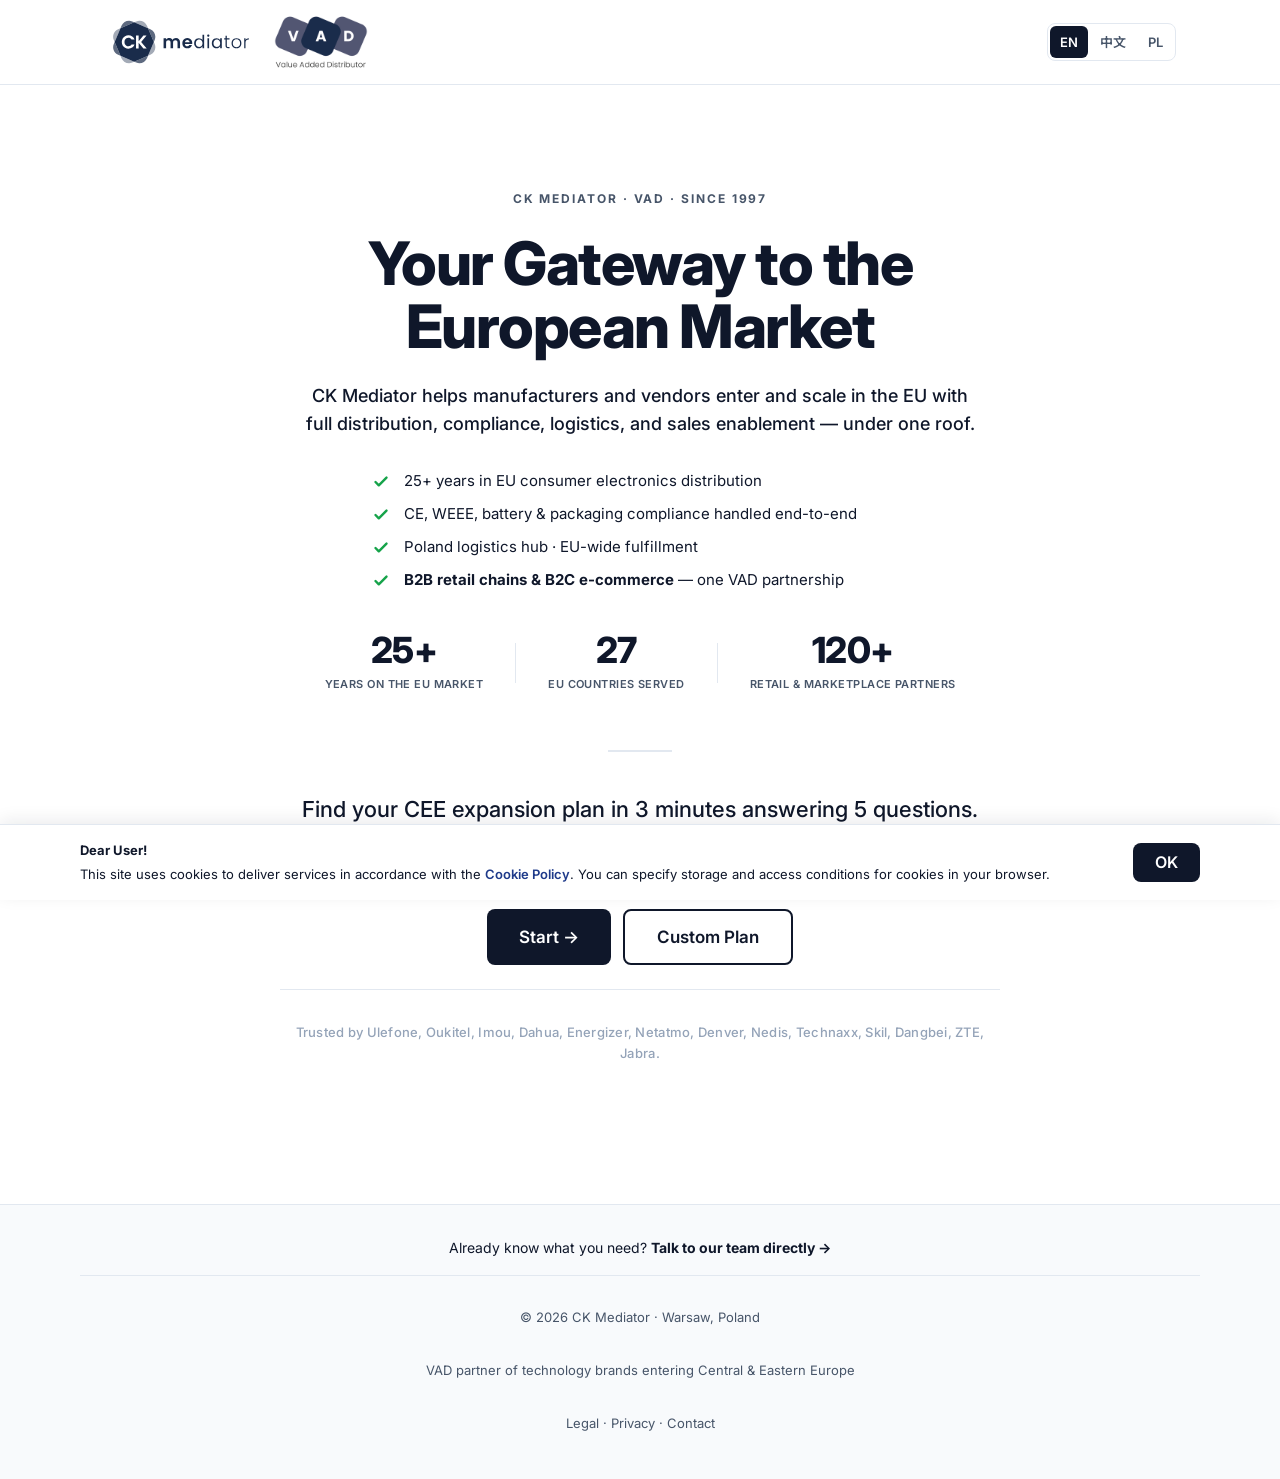
<file: v2/index.html>
<!doctype html>
<html lang="en">
<head>
  <meta charset="utf-8" />
  <meta name="viewport" content="width=device-width,initial-scale=1" />
  <title>CK Mediator — Your Gateway to the European Market</title>
  <link rel="preconnect" href="https://fonts.googleapis.com">
  <link rel="preconnect" href="https://fonts.gstatic.com" crossorigin>
  <link href="https://fonts.googleapis.com/css2?family=Inter:wght@400;500;600;700;800&family=Noto+Sans+SC:wght@400;500;600;700;800&display=swap" rel="stylesheet">
  <link rel="stylesheet" href="wireframe.css" />
</head>
<body>

  <!-- ========= TOP BAR ========= -->
  <header class="topbar">
    <div class="topbar-inner">
      <a href="#" class="brand" data-action="restart" aria-label="CK Mediator">
        <img src="CK-Mediator-Logo-2023.svg" alt="CK Mediator" class="brand-logo" data-i18n-attr="alt|topbar.brand_alt" />
        <img src="VAD-1.png" alt="VAD — Value Added Distributor" class="brand-logo brand-logo-vad" data-i18n-attr="alt|topbar.vad_alt" />
      </a>
      <div class="topbar-right">
        <div class="lang" role="group" aria-label="Language">
          <button class="lang-btn is-on" type="button" data-lang="en" aria-pressed="true">EN</button>
          <button class="lang-btn" type="button" data-lang="zh" aria-pressed="false">中文</button>
          <button class="lang-btn" type="button" data-lang="pl" aria-pressed="false">PL</button>
        </div>
        <div class="progress" id="progress" hidden>
          <span class="progress-text" id="progress-text">Step 1 of 5</span>
          <div class="progress-bar"><div class="progress-fill" id="progress-fill"></div></div>
        </div>
      </div>
    </div>
  </header>

  <main class="main">

    <!-- ========= SCREEN 0: WELCOME ========= -->
    <section class="screen is-active" data-screen="welcome">
      <div class="welcome">
        <p class="eyebrow" data-i18n="welcome.eyebrow">CK MEDIATOR · VAD · SINCE 2003</p>
        <h1 class="hero-title" data-i18n="welcome.title">Your Gateway to the European Market</h1>
        <p class="hero-mission" data-i18n="welcome.mission">CK Mediator helps manufacturers and vendors enter and scale in the EU with full distribution, compliance, logistics, and sales enablement — under one roof.</p>

        <ul class="value-props">
          <li><svg class="i-check" viewBox="0 0 20 20"><path d="M5 10l3 3 7-7" stroke="currentColor" stroke-width="2.2" fill="none" stroke-linecap="round" stroke-linejoin="round"/></svg><span data-i18n="welcome.value_1">20+ years in EU consumer electronics distribution</span></li>
          <li><svg class="i-check" viewBox="0 0 20 20"><path d="M5 10l3 3 7-7" stroke="currentColor" stroke-width="2.2" fill="none" stroke-linecap="round" stroke-linejoin="round"/></svg><span data-i18n="welcome.value_2">CE, WEEE, battery &amp; packaging compliance handled end-to-end</span></li>
          <li><svg class="i-check" viewBox="0 0 20 20"><path d="M5 10l3 3 7-7" stroke="currentColor" stroke-width="2.2" fill="none" stroke-linecap="round" stroke-linejoin="round"/></svg><span data-i18n="welcome.value_3">Poland logistics hub · EU-wide fulfillment</span></li>
          <li><svg class="i-check" viewBox="0 0 20 20"><path d="M5 10l3 3 7-7" stroke="currentColor" stroke-width="2.2" fill="none" stroke-linecap="round" stroke-linejoin="round"/></svg><span data-i18n="welcome.value_4"><strong>B2B retail chains &amp; B2C e-commerce</strong> — one VAD partnership</span></li>
        </ul>

        <div class="hero-stats">
          <div class="stat"><strong>25+</strong><span data-i18n="welcome.stat_1_label">years on the EU market</span></div>
          <div class="stat-divider"></div>
          <div class="stat"><strong>27</strong><span data-i18n="welcome.stat_2_label">EU countries served</span></div>
          <div class="stat-divider"></div>
          <div class="stat"><strong>120+</strong><span data-i18n="welcome.stat_3_label">retail &amp; marketplace partners</span></div>
        </div>

        <div class="hero-divider"></div>

        <p class="hero-lead" data-i18n="welcome.lead">Find your CEE expansion plan in 3 minutes answering 5 questions.</p>
        <p class="hero-sub" data-i18n="welcome.sub">Personalized Silver / Gold / Platinum package.</p>

        <div class="hero-actions">
          <button class="btn btn-primary btn-lg" type="button" data-action="start" data-i18n="welcome.btn_start">Start →</button>
          <button class="btn btn-outline btn-lg" type="button" data-action="open-modules" data-i18n="welcome.btn_custom">Custom Plan</button>
        </div>

        <p class="trusted" data-i18n="welcome.trusted">Trusted by Ulefone, Oukitel, Imou, Dahua, Energizer, Netatmo, Denver, Nedis, Technaxx, Skil.</p>
      </div>
    </section>

    <!-- ========= SCREEN 1: Q1 — Product category ========= -->
    <section class="screen" data-screen="q1" data-step="1">
      <div class="question">
        <p class="q-counter" data-i18n="q1.counter">Question 1 of 5</p>
        <h2 class="q-title" data-i18n="q1.title">What does your brand sell?</h2>
        <p class="q-help" data-i18n="q1.help">Select all that apply — many brands span multiple categories.</p>
        <div class="options" data-question="category" data-multi="true">
          <button class="option" type="button" data-value="phones">
            <svg class="option-icon" viewBox="0 0 24 24" fill="none"><rect x="7" y="3" width="10" height="18" rx="2" stroke="currentColor" stroke-width="1.6"/><circle cx="12" cy="18" r="1" fill="currentColor"/></svg>
            <span class="option-body" data-i18n="q1.opt.phones">Smartphones &amp; Mobile</span>
          </button>
          <button class="option" type="button" data-value="computing">
            <svg class="option-icon" viewBox="0 0 24 24" fill="none"><rect x="3" y="5" width="18" height="11" rx="1.5" stroke="currentColor" stroke-width="1.6"/><path d="M2 18h20" stroke="currentColor" stroke-width="1.6" stroke-linecap="round"/></svg>
            <span class="option-body"><span data-i18n="q1.opt.computing">Laptops &amp; Computing</span> <span class="option-sub" data-i18n="q1.opt.computing.sub">including refurbished</span></span>
          </button>
          <button class="option" type="button" data-value="cameras">
            <svg class="option-icon" viewBox="0 0 24 24" fill="none"><path d="M3 8h4l1.5-3h7l1.5 3h4v12H3z" stroke="currentColor" stroke-width="1.6" stroke-linejoin="round"/><circle cx="12" cy="13" r="4" stroke="currentColor" stroke-width="1.6"/></svg>
            <span class="option-body" data-i18n="q1.opt.cameras">Cameras &amp; Surveillance</span>
          </button>
          <button class="option" type="button" data-value="av">
            <svg class="option-icon" viewBox="0 0 24 24" fill="none"><rect x="3" y="5" width="18" height="12" rx="1" stroke="currentColor" stroke-width="1.6"/><path d="M9 21h6M12 17v4" stroke="currentColor" stroke-width="1.6" stroke-linecap="round"/></svg>
            <span class="option-body" data-i18n="q1.opt.av">Audio, Video &amp; Projectors</span>
          </button>
          <button class="option" type="button" data-value="smart-home">
            <svg class="option-icon" viewBox="0 0 24 24" fill="none"><path d="M3 12L12 3l9 9M5 10v10h14V10" stroke="currentColor" stroke-width="1.6" stroke-linejoin="round"/><circle cx="12" cy="15" r="1.5" fill="currentColor"/></svg>
            <span class="option-body" data-i18n="q1.opt.smart_home">Smart Home &amp; IoT</span>
          </button>
          <button class="option" type="button" data-value="tools">
            <svg class="option-icon" viewBox="0 0 24 24" fill="none"><path d="M14.5 5.5l4 4L8 20l-4-4z" stroke="currentColor" stroke-width="1.6" stroke-linejoin="round"/><path d="M14 5l3-3 5 5-3 3" stroke="currentColor" stroke-width="1.6" stroke-linejoin="round"/></svg>
            <span class="option-body" data-i18n="q1.opt.tools">Power Tools &amp; Hardware</span>
          </button>
          <button class="option" type="button" data-value="mixed">
            <svg class="option-icon" viewBox="0 0 24 24" fill="none"><rect x="4" y="4" width="6" height="6" stroke="currentColor" stroke-width="1.6"/><rect x="14" y="4" width="6" height="6" stroke="currentColor" stroke-width="1.6"/><rect x="4" y="14" width="6" height="6" stroke="currentColor" stroke-width="1.6"/><rect x="14" y="14" width="6" height="6" stroke="currentColor" stroke-width="1.6"/></svg>
            <span class="option-body" data-i18n="q1.opt.mixed">Mixed portfolio / Other</span>
          </button>
        </div>
      </div>
    </section>

    <!-- ========= SCREEN 2: Q2 — EU presence ========= -->
    <section class="screen" data-screen="q2" data-step="2">
      <div class="question">
        <p class="q-counter" data-i18n="q2.counter">Question 2 of 5</p>
        <h2 class="q-title" data-i18n="q2.title">Where is your brand in Europe today?</h2>
        <p class="q-help" data-i18n="q2.help">No wrong answer — this just tells us where to start.</p>
        <div class="options" data-question="presence">
          <button class="option" type="button" data-value="zero" data-tier="silver">
            <svg class="option-icon" viewBox="0 0 24 24" fill="none"><circle cx="12" cy="12" r="9" stroke="currentColor" stroke-width="1.6"/></svg>
            <span class="option-body"><span data-i18n="q2.opt.zero">Zero presence</span> <span class="option-sub" data-i18n="q2.opt.zero.sub">We're starting from scratch</span></span>
          </button>
          <button class="option" type="button" data-value="cross-border" data-tier="gold">
            <svg class="option-icon" viewBox="0 0 24 24" fill="none"><circle cx="12" cy="12" r="9" stroke="currentColor" stroke-width="1.6"/><path d="M3 12h18M12 3a13 13 0 010 18M12 3a13 13 0 000 18" stroke="currentColor" stroke-width="1.6"/></svg>
            <span class="option-body"><span data-i18n="q2.opt.cross_border">Selling cross-border</span> <span class="option-sub" data-i18n="q2.opt.cross_border.sub">Amazon, eBay, direct from Asia</span></span>
          </button>
          <button class="option" type="button" data-value="distributor" data-tier="platinum">
            <svg class="option-icon" viewBox="0 0 24 24" fill="none"><path d="M4 14l3-3 3 1 3-3 3 1 4-2" stroke="currentColor" stroke-width="1.6" stroke-linecap="round" stroke-linejoin="round"/><path d="M3 20h18" stroke="currentColor" stroke-width="1.6" stroke-linecap="round"/></svg>
            <span class="option-body" data-i18n="q2.opt.distributor">We have a distributor, but need a real VAD partner</span>
          </button>
          <button class="option" type="button" data-value="other" data-tier="gold">
            <svg class="option-icon" viewBox="0 0 24 24" fill="none"><circle cx="12" cy="12" r="9" stroke="currentColor" stroke-width="1.6"/><path d="M9.5 9c0-1.5 1-2.5 2.5-2.5s2.5 1 2.5 2.5c0 1-1 1.5-1.5 2-.5.5-1 1-1 2" stroke="currentColor" stroke-width="1.6" stroke-linecap="round"/><circle cx="12" cy="17" r="0.8" fill="currentColor"/></svg>
            <span class="option-body" data-i18n="q2.opt.other">Other arrangement</span>
          </button>
        </div>
      </div>
    </section>

    <!-- ========= SCREEN 3: Q3 — 12mo goal ========= -->
    <section class="screen" data-screen="q3" data-step="3">
      <div class="question">
        <p class="q-counter" data-i18n="q3.counter">Question 3 of 5</p>
        <h2 class="q-title" data-i18n="q3.title">What's your goal for the next 12 months?</h2>
        <div class="options" data-question="goal">
          <button class="option" type="button" data-value="test" data-tier="silver">
            <svg class="option-icon" viewBox="0 0 24 24" fill="none"><path d="M9 3v6l-5 9a3 3 0 003 4h10a3 3 0 003-4l-5-9V3" stroke="currentColor" stroke-width="1.6" stroke-linejoin="round"/><path d="M8 3h8" stroke="currentColor" stroke-width="1.6" stroke-linecap="round"/></svg>
            <span class="option-body"><span data-i18n="q3.opt.test">Test the market</span> <span class="option-sub" data-i18n="q3.opt.test.sub">Validate demand with low commitment</span></span>
          </button>
          <button class="option" type="button" data-value="scale" data-tier="gold">
            <svg class="option-icon" viewBox="0 0 24 24" fill="none"><path d="M3 17l6-6 4 4 8-9" stroke="currentColor" stroke-width="1.6" stroke-linecap="round" stroke-linejoin="round"/><path d="M14 6h7v7" stroke="currentColor" stroke-width="1.6" stroke-linecap="round" stroke-linejoin="round"/></svg>
            <span class="option-body"><span data-i18n="q3.opt.scale">Scale</span> <span class="option-sub" data-i18n="q3.opt.scale.sub">Grow our existing base in CEE</span></span>
          </button>
          <button class="option" type="button" data-value="leader" data-tier="platinum">
            <svg class="option-icon" viewBox="0 0 24 24" fill="none"><path d="M3 8l4 6 5-8 5 8 4-6v11H3z" stroke="currentColor" stroke-width="1.6" stroke-linejoin="round"/></svg>
            <span class="option-body"><span data-i18n="q3.opt.leader">Become a category leader</span> <span class="option-sub" data-i18n="q3.opt.leader.sub">Full multi-channel expansion</span></span>
          </button>
        </div>
      </div>
    </section>

    <!-- ========= SCREEN 4: Q4 — Markets ========= -->
    <section class="screen" data-screen="q4" data-step="4">
      <div class="question">
        <p class="q-counter" data-i18n="q4.counter">Question 4 of 5</p>
        <h2 class="q-title" data-i18n="q4.title">Which markets are you targeting?</h2>
        <div class="options" data-question="markets">
          <button class="option" type="button" data-value="pl" data-tier="silver">
            <svg class="option-icon" viewBox="0 0 24 24" fill="none"><path d="M12 21c5-6 8-9 8-13a8 8 0 00-16 0c0 4 3 7 8 13z" stroke="currentColor" stroke-width="1.6" stroke-linejoin="round"/><circle cx="12" cy="8" r="2" stroke="currentColor" stroke-width="1.6"/></svg>
            <span class="option-body" data-i18n="q4.opt.pl">Poland only (PL)</span>
          </button>
          <button class="option" type="button" data-value="baltics" data-tier="gold">
            <svg class="option-icon" viewBox="0 0 24 24" fill="none"><path d="M5 7l5-2 4 2 5-2v12l-5 2-4-2-5 2zM10 5v14M14 7v14" stroke="currentColor" stroke-width="1.6" stroke-linejoin="round"/></svg>
            <span class="option-body" data-i18n="q4.opt.baltics">Poland + Baltics (LT, LV, EE)</span>
          </button>
          <button class="option" type="button" data-value="cee" data-tier="gold">
            <svg class="option-icon" viewBox="0 0 24 24" fill="none"><path d="M3 7l6-2 6 3 6-2v12l-6 2-6-3-6 2z" stroke="currentColor" stroke-width="1.6" stroke-linejoin="round"/></svg>
            <span class="option-body" data-i18n="q4.opt.cee">All Central &amp; Eastern Europe (CEE)</span>
          </button>
          <button class="option" type="button" data-value="eu" data-tier="platinum">
            <svg class="option-icon" viewBox="0 0 24 24" fill="none"><circle cx="12" cy="12" r="9" stroke="currentColor" stroke-width="1.6"/><path d="M3 12h18M12 3c3 3 3 15 0 18M12 3c-3 3-3 15 0 18" stroke="currentColor" stroke-width="1.6"/></svg>
            <span class="option-body" data-i18n="q4.opt.eu">Beyond CEE — full EU ambition</span>
          </button>
        </div>
      </div>
    </section>

    <!-- ========= SCREEN 5: Q5 — Budget (optional) ========= -->
    <section class="screen" data-screen="q5" data-step="5">
      <div class="question">
        <p class="q-counter" data-i18n="q5.counter">Question 5 of 5 — optional</p>
        <h2 class="q-title" data-i18n="q5.title">What's your monthly marketing support for European operations?</h2>
        <p class="q-help" data-i18n="q5.help">The marketing investment you'll bring — CK Mediator co-funds operations and channel access.</p>
        <div class="options" data-question="budget">
          <button class="option" type="button" data-value="modest" data-tier="silver">
            <svg class="option-icon" viewBox="0 0 24 24" fill="none"><circle cx="12" cy="12" r="9" stroke="currentColor" stroke-width="1.6"/><path d="M12 6v12M9 9h4a2 2 0 010 4h-2a2 2 0 000 4h5" stroke="currentColor" stroke-width="1.6" stroke-linecap="round" stroke-linejoin="round"/></svg>
            <span class="option-body"><span data-i18n="q5.opt.modest">Modest</span> <span class="option-sub" data-i18n="q5.opt.modest.sub">initial marketing investment</span></span>
          </button>
          <button class="option" type="button" data-value="significant" data-tier="gold">
            <svg class="option-icon" viewBox="0 0 24 24" fill="none"><ellipse cx="12" cy="6" rx="7" ry="2" stroke="currentColor" stroke-width="1.6"/><path d="M5 6v6c0 1 3 2 7 2s7-1 7-2V6M5 12v6c0 1 3 2 7 2s7-1 7-2v-6" stroke="currentColor" stroke-width="1.6"/></svg>
            <span class="option-body"><span data-i18n="q5.opt.significant">Significant</span> <span class="option-sub" data-i18n="q5.opt.significant.sub">growing marketing commitment</span></span>
          </button>
          <button class="option" type="button" data-value="major" data-tier="platinum">
            <svg class="option-icon" viewBox="0 0 24 24" fill="none"><ellipse cx="12" cy="5" rx="7" ry="2" stroke="currentColor" stroke-width="1.6"/><path d="M5 5v4c0 1 3 2 7 2s7-1 7-2V5M5 9v4c0 1 3 2 7 2s7-1 7-2V9M5 13v4c0 1 3 2 7 2s7-1 7-2v-4" stroke="currentColor" stroke-width="1.6"/></svg>
            <span class="option-body"><span data-i18n="q5.opt.major">Major</span> <span class="option-sub" data-i18n="q5.opt.major.sub">comprehensive marketing program</span></span>
          </button>
          <button class="option" type="button" data-value="top-tier" data-tier="platinum">
            <svg class="option-icon" viewBox="0 0 24 24" fill="none"><rect x="3" y="4" width="18" height="16" rx="1" stroke="currentColor" stroke-width="1.6"/><circle cx="14" cy="12" r="3" stroke="currentColor" stroke-width="1.6"/><path d="M14 12v-3M14 12l2 2" stroke="currentColor" stroke-width="1.6" stroke-linecap="round"/></svg>
            <span class="option-body"><span data-i18n="q5.opt.top_tier">Top-tier</span> <span class="option-sub" data-i18n="q5.opt.top_tier.sub">category leadership investment</span></span>
          </button>
          <button class="option option-skip" type="button" data-value="skip">
            <svg class="option-icon" viewBox="0 0 24 24" fill="none"><path d="M21 12a8 8 0 01-12 7l-5 1 1-4a8 8 0 1116-4z" stroke="currentColor" stroke-width="1.6" stroke-linejoin="round"/></svg>
            <span class="option-body" data-i18n="q5.opt.skip">Prefer to discuss live</span>
          </button>
        </div>
      </div>
    </section>

    <!-- ========= SCREEN 6: SUMMARY ========= -->
    <section class="screen" data-screen="summary">
      <div class="summary">
        <h2 class="summary-title">
          <span class="summary-title-prefix" data-i18n="summary.title.prefix">Your recommended track:</span>
          <span class="summary-title-pkg" id="summary-title-pkg">Gold — Scale Across CEE</span>
        </h2>
        <p class="summary-lead" data-i18n="summary.lead">Based on your answers, here's how we'd take your brand to the European market.</p>

        <div class="why-block">
          <h3 data-i18n="summary.why.heading">Why this fits you</h3>
          <ul id="why-list"></ul>
        </div>

        <div class="packages">
          <article class="pkg" data-pkg="silver">
            <p class="pkg-tier">🥈 <span data-i18n="pkg.silver.tier">SILVER</span></p>
            <h3 class="pkg-name" data-i18n="pkg.silver.name">Test the Market</h3>
            <p class="pkg-sub" data-i18n="pkg.silver.sub">For brands validating Polish demand with minimum commitment.</p>
            <ul class="pkg-list">
              <li data-i18n="pkg.silver.bullet_channel">Full access to B2B wholesale channel and partner network</li>
              <li data-i18n="pkg.silver.bullet_1">Market entry consulting — positioning, competition analysis</li>
              <li data-i18n="pkg.silver.bullet_2">Allegro Brand Zone — 1 marketplace launched</li>
              <li data-i18n="pkg.silver.bullet_3">Warsaw warehousing + customs + basic RMA</li>
              <li data-i18n="pkg.silver.bullet_4">Polish customer service + VAT invoicing (Enova365)</li>
              <li data-i18n="pkg.silver.bullet_5">Basic marketing content — descriptions, localization</li>
            </ul>
          </article>

          <article class="pkg" data-pkg="gold">
            <p class="pkg-tier">🥇 <span data-i18n="pkg.gold.tier">GOLD</span></p>
            <h3 class="pkg-name" data-i18n="pkg.gold.name">Scale Across CEE</h3>
            <p class="pkg-sub" data-i18n="pkg.gold.sub">For brands ready to grow across Poland and neighboring markets.</p>
            <p class="pkg-everything" data-i18n="pkg.gold.everything">Everything in Silver, plus:</p>
            <ul class="pkg-list">
              <li data-i18n="pkg.gold.bullet_1">Dedicated Product Manager (part-time)</li>
              <li data-i18n="pkg.gold.bullet_2">D2C Shoper webshop + 3 marketplaces (Allegro · Empik · Kaufland)</li>
              <li data-i18n="pkg.gold.bullet_3">Cross-docking + B2C dropshipping + refurbishment</li>
              <li data-i18n="pkg.gold.bullet_4">Rich marketing content + co-op marketing (50/50 media spend)</li>
              <li data-i18n="pkg.gold.bullet_5">Trade marketing + credit lines for channel partners</li>
            </ul>
          </article>

          <article class="pkg" data-pkg="platinum">
            <p class="pkg-tier">💎 <span data-i18n="pkg.platinum.tier">PLATINUM</span></p>
            <h3 class="pkg-name" data-i18n="pkg.platinum.name">Become a Category Leader</h3>
            <p class="pkg-sub" data-i18n="pkg.platinum.sub">For brands committed to CEE market leadership.</p>
            <p class="pkg-everything" data-i18n="pkg.platinum.everything">Everything in Gold, plus:</p>
            <ul class="pkg-list">
              <li data-i18n="pkg.platinum.bullet_1">Dedicated PM team (full-time, multi-person)</li>
              <li data-i18n="pkg.platinum.bullet_2">5 marketplaces — adds ERLI + <strong>TEMU Local</strong></li>
              <li data-i18n="pkg.platinum.bullet_3"><strong>5 retail chains</strong> — Media Expert, RTV Euro AGD, MediaMarkt, x-kom, Komputronik</li>
              <li data-i18n="pkg.platinum.bullet_4">Influencer marketing + POS execution in physical retail</li>
              <li data-i18n="pkg.platinum.bullet_5">CK authorized service center + full channel credit</li>
            </ul>
          </article>
        </div>

        <p class="pkg-disclaimer" data-i18n="pkg.disclaimer">All package scopes finalized after a 30-minute discovery call.</p>

        <div class="cta-primary-wrap">
          <button class="btn btn-primary btn-lg" type="button" data-action="open-form" data-i18n="cta.primary">Request VAD Partnership</button>
        </div>

        <div class="rollout">
          <h3 id="rollout-heading">Your 90-day rollout — <span id="rollout-pkg">Gold</span></h3>
          <ol class="rollout-list" id="rollout-list"></ol>
        </div>

        <p class="custom-plan-link">
          <span data-i18n="custom_plan.link.prefix">None of these fit?</span> <a href="#" data-action="open-modules" data-i18n="custom_plan.link">Configure your own custom plan →</a>
        </p>

        <p class="cta-tertiary" data-i18n="cta.tertiary">Prefer a direct conversation? Email <strong>vendors@ckmediator.pl</strong> or call <strong>+48 22 123 43 38</strong>.</p>

        <p class="trusted" data-i18n="welcome.trusted">Trusted by Ulefone, Oukitel, Imou, Dahua, Energizer, Netatmo, Denver, Nedis, Technaxx, Skil, Dangbei, ZTE, Jabra.</p>
      </div>
    </section>

    <!-- ========= SCREEN M: CUSTOM CONFIGURATOR (alt path) ========= -->
    <section class="screen" data-screen="modules">
      <div class="modules-page">
        <p class="eyebrow" data-i18n="modules.eyebrow">CUSTOM CONFIGURATION</p>
        <h2 class="modules-title" data-i18n="modules.title">Pick the modules you need — we'll quote the rest</h2>
        <p class="modules-lead" data-i18n="modules.lead">Mix and match like building blocks. Add or remove modules as you scale.</p>

        <div class="modules-grid">

          <article class="module" data-module="m1">
            <div class="module-head">
              <div class="module-icon"><svg viewBox="0 0 24 24" fill="none"><path d="M12 3l8 4v5c0 5-3.5 8-8 9-4.5-1-8-4-8-9V7l8-4z" stroke="currentColor" stroke-width="1.6"/><path d="M9 12l2 2 4-4" stroke="currentColor" stroke-width="1.6" stroke-linecap="round"/></svg></div>
              <button class="module-toggle" type="button" data-i18n="modules.add">+ Add</button>
            </div>
            <h3 data-i18n="module.m1.title">Regulatory &amp; Compliance</h3>
            <ul class="bullets">
              <li data-i18n="module.m1.b1">CE / RoHS / EMC / RED testing</li>
              <li data-i18n="module.m1.b2">WEEE, battery &amp; packaging registration</li>
              <li data-i18n="module.m1.b3">Technical files, DoC, manuals</li>
            </ul>
          </article>

          <article class="module" data-module="m2">
            <div class="module-head">
              <div class="module-icon"><svg viewBox="0 0 24 24" fill="none"><path d="M3 10l9-6 9 6v10H3V10z" stroke="currentColor" stroke-width="1.6" stroke-linejoin="round"/><path d="M9 20v-6h6v6" stroke="currentColor" stroke-width="1.6"/></svg></div>
              <button class="module-toggle" type="button" data-i18n="modules.add">+ Add</button>
            </div>
            <h3 data-i18n="module.m2.title">Warehousing &amp; Fulfillment</h3>
            <ul class="bullets">
              <li data-i18n="module.m2.b1">Poland hub · EU-wide shipping</li>
              <li data-i18n="module.m2.b2">B2B &amp; B2C order fulfillment</li>
              <li data-i18n="module.m2.b3">Inventory &amp; SKU management</li>
            </ul>
          </article>

          <article class="module" data-module="m3">
            <div class="module-head">
              <div class="module-icon"><svg viewBox="0 0 24 24" fill="none"><path d="M3 17l6-6 4 4 8-9" stroke="currentColor" stroke-width="1.6" stroke-linecap="round" stroke-linejoin="round"/><path d="M14 6h7v7" stroke="currentColor" stroke-width="1.6" stroke-linecap="round"/></svg></div>
              <button class="module-toggle" type="button" data-i18n="modules.add">+ Add</button>
            </div>
            <h3 data-i18n="module.m3.title">Sales &amp; Channel Development</h3>
            <ul class="bullets">
              <li data-i18n="module.m3.b1">Retail onboarding &amp; negotiations</li>
              <li data-i18n="module.m3.b2">Distributor &amp; reseller network</li>
              <li data-i18n="module.m3.b3">Marketplace account management</li>
            </ul>
          </article>

          <article class="module" data-module="m4">
            <div class="module-head">
              <div class="module-icon"><svg viewBox="0 0 24 24" fill="none"><path d="M3 11l14-6v14L3 13v-2z" stroke="currentColor" stroke-width="1.6" stroke-linejoin="round"/><path d="M7 13v4a2 2 0 002 2h1" stroke="currentColor" stroke-width="1.6"/></svg></div>
              <button class="module-toggle" type="button" data-i18n="modules.add">+ Add</button>
            </div>
            <h3 data-i18n="module.m4.title">Marketing &amp; PR</h3>
            <ul class="bullets">
              <li data-i18n="module.m4.b1">Influencer &amp; PR campaigns</li>
              <li data-i18n="module.m4.b2">Paid ads (Google, Meta, TikTok)</li>
              <li data-i18n="module.m4.b3">Social, content, reviews</li>
            </ul>
          </article>

          <article class="module" data-module="m5">
            <div class="module-head">
              <div class="module-icon"><svg viewBox="0 0 24 24" fill="none"><path d="M14 6l4 4-9 9H5v-4l9-9z" stroke="currentColor" stroke-width="1.6" stroke-linejoin="round"/></svg></div>
              <button class="module-toggle" type="button" data-i18n="modules.add">+ Add</button>
            </div>
            <h3 data-i18n="module.m5.title">Warranty &amp; Service Center</h3>
            <ul class="bullets">
              <li data-i18n="module.m5.b1">RMA, repairs, spare parts</li>
              <li data-i18n="module.m5.b2">SLA-backed service operations</li>
              <li data-i18n="module.m5.b3">Warranty policy creation</li>
            </ul>
          </article>

          <article class="module" data-module="m6">
            <div class="module-head">
              <div class="module-icon"><svg viewBox="0 0 24 24" fill="none"><rect x="3" y="6" width="18" height="12" rx="2" stroke="currentColor" stroke-width="1.6"/><path d="M3 10h18" stroke="currentColor" stroke-width="1.6"/></svg></div>
              <button class="module-toggle" type="button" data-i18n="modules.add">+ Add</button>
            </div>
            <h3 data-i18n="module.m6.title">Financial &amp; Invoicing Support</h3>
            <ul class="bullets">
              <li data-i18n="module.m6.b1">EU invoicing &amp; credit terms</li>
              <li data-i18n="module.m6.b2">VAT / OSS guidance</li>
              <li data-i18n="module.m6.b3">Cash-flow &amp; FX optimization</li>
            </ul>
          </article>

          <article class="module" data-module="m7">
            <div class="module-head">
              <div class="module-icon"><svg viewBox="0 0 24 24" fill="none"><circle cx="12" cy="12" r="9" stroke="currentColor" stroke-width="1.6"/><path d="M9 10l2 2 4-4" stroke="currentColor" stroke-width="1.6" stroke-linecap="round"/></svg></div>
              <button class="module-toggle" type="button" data-i18n="modules.add">+ Add</button>
            </div>
            <h3 data-i18n="module.m7.title">EU Authorized Representative</h3>
            <ul class="bullets">
              <li data-i18n="module.m7.b1">Legal EU representation</li>
              <li data-i18n="module.m7.b2">Liaison with market authorities</li>
              <li data-i18n="module.m7.b3">Document custody &amp; response</li>
            </ul>
          </article>

          <article class="module" data-module="m8">
            <div class="module-head">
              <div class="module-icon"><svg viewBox="0 0 24 24" fill="none"><path d="M4 20V8m6 12V4m6 16v-9m6 9V12" stroke="currentColor" stroke-width="1.8" stroke-linecap="round"/></svg></div>
              <button class="module-toggle" type="button" data-i18n="modules.add">+ Add</button>
            </div>
            <h3 data-i18n="module.m8.title">Market Intelligence &amp; Reporting</h3>
            <ul class="bullets">
              <li data-i18n="module.m8.b1">Sell-through dashboards</li>
              <li data-i18n="module.m8.b2">Competitive benchmarking</li>
              <li data-i18n="module.m8.b3">Quarterly business reviews</li>
            </ul>
          </article>

        </div>

        <p class="modules-footer-note" data-i18n="modules.footer_note">Custom configurations are priced on-request. Submit your selection and we'll send a tailored quote within 1 business day.</p>

        <div class="modules-actions">
          <button class="btn btn-ghost" type="button" data-action="restart" data-i18n="modules.back">← Back to start</button>
        </div>
      </div>
    </section>

    <!-- ========= SCREEN 7: CONFIRMATION ========= -->
    <section class="screen" data-screen="confirm">
      <div class="confirm">
        <h2 data-i18n="confirm.title">Thank you — we've got it.</h2>
        <p data-i18n="confirm.body">A CK Mediator partnership manager will contact you within <strong>1 business day</strong>.</p>
        <p data-i18n="confirm.body_2">In the meantime, you can:</p>
        <ul class="confirm-list">
          <li data-i18n="confirm.email">📧 Email us at <strong>vendors@ckmediator.pl</strong></li>
          <li data-i18n="confirm.phone">📞 Call <strong>+48 22 123 43 38</strong> (8:00 - 16:00 Warsaw time)</li>
        </ul>
        <p class="confirm-cta"><button class="btn btn-ghost" type="button" data-action="restart" data-i18n="confirm.back">Back to start ↻</button></p>
      </div>
    </section>

  </main>

  <!-- ========= INTAKE FORM MODAL ========= -->
  <div class="modal" data-modal="form" hidden>
    <div class="modal-backdrop" data-action="close-form"></div>
    <div class="modal-card" role="dialog" aria-modal="true" aria-labelledby="form-title">
      <button class="modal-close" type="button" data-action="close-form" aria-label="Close" data-i18n-attr="aria-label|form.close_aria">×</button>
      <h2 id="form-title" data-i18n="form.title">Request your VAD Partnership</h2>
      <p class="modal-lead" data-i18n="form.lead">We respond within 1 business day. Your wizard answers are attached automatically.</p>

      <form id="intake-form">
        <label class="field">
          <span><span data-i18n="form.f.company">Company (legal name)</span> <em>*</em></span>
          <input type="text" name="company" required />
        </label>
        <label class="field">
          <span><span data-i18n="form.f.brand">Brand name(s)</span> <em>*</em></span>
          <input type="text" name="brand" required placeholder="What's the brand we'll be launching?" data-i18n-attr="placeholder|form.f.brand.ph" />
        </label>
        <label class="field">
          <span><span data-i18n="form.f.name">Your full name</span> <em>*</em></span>
          <input type="text" name="name" required />
        </label>
        <label class="field">
          <span><span data-i18n="form.f.title">Your role / title</span> <em>*</em></span>
          <input type="text" name="title" required />
        </label>
        <label class="field">
          <span><span data-i18n="form.f.email">Business email</span> <em>*</em></span>
          <input type="email" name="email" required />
        </label>
        <label class="field">
          <span><span data-i18n="form.f.phone">Phone</span> <em>*</em></span>
          <input type="tel" name="phone" required placeholder="Include country code" data-i18n-attr="placeholder|form.f.phone.ph" />
        </label>
        <label class="field-inline">
          <input type="checkbox" name="wechat" /> <span data-i18n="form.f.wechat">WeChat available on this number</span>
        </label>
        <label class="field">
          <span data-i18n="form.f.website">Website</span>
          <input type="url" name="website" placeholder="HQ or brand — optional" data-i18n-attr="placeholder|form.f.website.ph" />
        </label>
        <label class="field field-readonly">
          <span data-i18n="form.f.package">Selected package</span>
          <input type="text" name="package" readonly id="form-package-input" />
        </label>
        <label class="field">
          <span data-i18n="form.f.notes">Anything we should know before our first call?</span>
          <textarea name="notes" rows="3"></textarea>
        </label>

        <!-- Wizard answers (category, presence, goal, markets, budget, selected modules, language) serialized as JSON. Populated by wireframe.js so they are submitted with the inquiry. -->
        <input type="hidden" name="wizard_answers" id="form-wizard-input" />
        <input type="hidden" name="language" id="form-language-input" />

        <p class="privacy" data-i18n="form.privacy">We use your data only to respond to this inquiry. GDPR-compliant. No third-party sharing.</p>

        <label class="field-consent field-consent-required">
          <input type="checkbox" name="consent_data" required />
          <span data-i18n="form.consent.data">I consent to the processing of my personal data.</span>
        </label>
        <label class="field-consent">
          <input type="checkbox" name="consent_marketing" />
          <span data-i18n="form.consent.marketing">I consent to receiving commercial information.</span>
        </label>

        <p class="form-disclaimer" data-i18n="form.decision_note">Final partnership decision follows our review of submitted terms.</p>

        <div class="form-actions">
          <button class="btn btn-primary btn-lg" type="submit" data-i18n="form.submit">Send to CK Mediator →</button>
        </div>
      </form>
    </div>
  </div>

  <!-- ========= WIZARD BOTTOM NAV (questions only) ========= -->
  <nav class="wizard-nav" id="wizard-nav" hidden>
    <button class="btn btn-ghost" type="button" data-action="back" id="back-btn" data-i18n="nav.back">← Back</button>
    <div class="dots" id="dots"></div>
    <button class="btn btn-primary" type="button" data-action="continue" id="continue-btn" disabled>Continue →</button>
  </nav>

  <!-- ========= SCOPE BAR (modules screen only) ========= -->
  <div class="scope-bar" id="scope-bar" hidden>
    <div class="scope-bar-inner">
      <div class="scope-summary">
        <strong id="scope-count">0 modules</strong>
        <span class="scope-list" id="scope-list"></span>
      </div>
      <button class="btn btn-primary" type="button" data-action="request-quote" data-i18n="scope.cta">Request a custom quote →</button>
    </div>
  </div>

  <footer class="footer-global">
    <div class="footer-inner">
      <p class="footer-direct" data-i18n="footer.direct">Already know what you need? <a href="#" data-action="direct-contact"><strong>Talk to our team directly →</strong></a></p>
      <p data-i18n="footer.copy">© 2026 CK Mediator · Warsaw, Poland</p>
      <p class="footer-tag" data-i18n="footer.tag">VAD partner of technology brands entering Central &amp; Eastern Europe</p>
      <p class="footer-links"><a href="#" data-i18n="footer.legal">Legal</a> · <a href="#" data-i18n="footer.privacy">Privacy</a> · <a href="#" data-i18n="footer.contact">Contact</a></p>
    </div>
  </footer>

  <!-- ========= COOKIE BANNER ========= -->
  <div class="cookie-banner" id="cookie-banner" hidden>
    <div class="cookie-banner-inner">
      <p class="cookie-banner-text">
        <strong data-i18n="cookie.title">Dear User!</strong>
        <span data-i18n="cookie.body">This site uses cookies in accordance with our Cookie Policy.</span>
      </p>
      <div class="cookie-banner-actions">
        <button class="btn btn-primary" type="button" data-action="dismiss-cookie" data-i18n="cookie.button">OK</button>
      </div>
    </div>
  </div>

  <script src="i18n.js"></script>
  <script src="wireframe.js"></script>
</body>
</html>
</file>
<file: styles.css>
/* ============================================================
   CK Mediator — High-Fi Landing Page
   Design tokens
============================================================ */
:root {
  /* Brand */
  --brand-1:  #5B6CFF;
  --brand-2:  #9B5CFF;
  --brand-grad: linear-gradient(135deg, #5B6CFF 0%, #9B5CFF 100%);

  /* Surfaces */
  --bg:       #FAFAFB;
  --surface:  #FFFFFF;
  --soft:     #F4F5F9;
  --border:   #E7E9F2;
  --border-2: #DCDFEC;

  /* Text */
  --ink-1:    #0E1020;
  --ink-2:    #2A2D45;
  --ink-3:    #5B5F7A;
  --ink-4:    #8B8FA8;

  /* Accent ramps */
  --blue:   #3D5BFF;
  --violet: #8E5BFF;
  --amber:  #F59E0B;
  --green:  #10B981;
  --pink:   #EC4899;
  --cyan:   #06B6D4;

  --radius-sm: 8px;
  --radius:    14px;
  --radius-lg: 22px;

  --shadow-sm: 0 1px 2px rgba(15, 18, 40, .06);
  --shadow:    0 8px 24px rgba(15, 18, 40, .06), 0 1px 2px rgba(15,18,40,.04);
  --shadow-lg: 0 24px 64px -20px rgba(91, 108, 255, .25), 0 8px 24px rgba(15, 18, 40, .08);
  --shadow-xl: 0 40px 80px -20px rgba(91, 108, 255, .35);

  --container: 1200px;
}

* { box-sizing: border-box; }
html, body { margin: 0; padding: 0; }
html { scroll-behavior: smooth; }
body {
  font-family: 'Inter', system-ui, -apple-system, Segoe UI, Roboto, sans-serif;
  color: var(--ink-1);
  background: var(--bg);
  font-size: 16px;
  line-height: 1.6;
  -webkit-font-smoothing: antialiased;
  text-rendering: optimizeLegibility;
}
img, svg { display: block; max-width: 100%; }
a { color: inherit; text-decoration: none; }
a:hover { color: var(--brand-1); }

.container { width: 100%; max-width: var(--container); margin: 0 auto; padding: 0 24px; }

h1, h2, h3, h4, h5 { font-family: 'Plus Jakarta Sans', 'Inter', sans-serif; color: var(--ink-1); margin: 0; line-height: 1.15; letter-spacing: -.02em; }
h1 { font-size: clamp(2.4rem, 5.2vw, 4.2rem); font-weight: 800; }
h2 { font-size: clamp(1.8rem, 3.4vw, 2.6rem); font-weight: 800; }
h3 { font-size: 1.15rem; font-weight: 700; }
p  { color: var(--ink-3); margin: 0; }

.gradient-text {
  background: var(--brand-grad);
  -webkit-background-clip: text;
  background-clip: text;
  color: transparent;
}

/* ============================================================
   Buttons
============================================================ */
.btn {
  display: inline-flex; align-items: center; gap: 8px;
  font-family: inherit; font-weight: 600; font-size: .95rem;
  padding: 12px 18px; border-radius: 999px; cursor: pointer; border: 0;
  transition: transform .15s ease, box-shadow .15s ease, background .2s ease, color .2s ease;
  white-space: nowrap;
}
.btn svg { width: 18px; height: 18px; }
.btn-sm { padding: 9px 14px; font-size: .88rem; }
.btn-lg { padding: 16px 24px; font-size: 1rem; }
.btn-block { width: 100%; justify-content: center; }

.btn-primary {
  background: var(--brand-grad);
  color: white;
  box-shadow: 0 8px 24px -8px rgba(91, 108, 255, .55);
}
.btn-primary:hover { transform: translateY(-1px); box-shadow: 0 14px 28px -10px rgba(91, 108, 255, .7); color: white; }

.btn-ghost {
  background: rgba(255,255,255,.08);
  color: white;
  border: 1px solid rgba(255,255,255,.18);
}
.btn-ghost:hover { background: rgba(255,255,255,.14); color: white; }

/* ============================================================
   Nav
============================================================ */
.nav {
  position: sticky; top: 0; z-index: 50;
  backdrop-filter: saturate(140%) blur(14px);
  -webkit-backdrop-filter: saturate(140%) blur(14px);
  background: rgba(250, 250, 251, .78);
  border-bottom: 1px solid rgba(231, 233, 242, .8);
}
.nav-inner { display: flex; align-items: center; justify-content: space-between; padding: 14px 24px; gap: 24px; }
.brand { display: inline-flex; align-items: center; gap: 10px; font-weight: 800; letter-spacing: -.01em; }
.brand-mark { width: 32px; height: 32px; display: inline-flex; }
.brand-text { font-size: 1.05rem; }
.brand-text span { background: var(--brand-grad); -webkit-background-clip: text; background-clip: text; color: transparent; }
.brand-logo { height: 36px; width: auto; display: block; }
.brand-logo-footer { height: 40px; filter: brightness(0) invert(1); opacity: .92; }

.nav-links { display: flex; gap: 28px; }
.nav-links a { color: var(--ink-2); font-weight: 500; font-size: .95rem; }
.nav-links a:hover { color: var(--ink-1); }
.nav-cta { display: flex; align-items: center; gap: 12px; }

.lang-switch {
  display: inline-flex;
  background: white;
  border: 1px solid var(--border);
  border-radius: 999px;
  padding: 3px;
  box-shadow: var(--shadow-sm);
}
.lang-btn {
  font: inherit;
  font-size: .82rem;
  font-weight: 600;
  color: var(--ink-3);
  background: transparent;
  border: 0;
  padding: 6px 12px;
  border-radius: 999px;
  cursor: pointer;
  transition: all .15s ease;
}
.lang-btn:hover { color: var(--ink-1); }
.lang-btn.is-on {
  background: var(--brand-grad);
  color: white;
  box-shadow: 0 4px 10px -3px rgba(91,108,255,.5);
}
html[lang="zh"] body,
body[data-lang="zh"] {
  font-family: 'Inter', 'Plus Jakarta Sans', 'PingFang SC', 'Microsoft YaHei', 'Hiragino Sans GB', sans-serif;
}
body[data-lang="zh"] h1,
body[data-lang="zh"] h2,
body[data-lang="zh"] h3,
body[data-lang="zh"] h4,
body[data-lang="zh"] h5 {
  font-family: 'Plus Jakarta Sans', 'PingFang SC', 'Microsoft YaHei', sans-serif;
  letter-spacing: 0;
}

@media (max-width: 880px) {
  .nav-links { display: none; }
}

/* ============================================================
   Hero
============================================================ */
.hero {
  position: relative;
  padding: 72px 0 48px;
  overflow: hidden;
}
.hero-bg { position: absolute; inset: 0; z-index: -1; pointer-events: none; }
.blob { position: absolute; filter: blur(80px); opacity: .55; border-radius: 50%; }
.blob-a { width: 520px; height: 520px; background: radial-gradient(circle, #B6C0FF 0%, transparent 70%); top: -120px; left: -100px; }
.blob-b { width: 620px; height: 620px; background: radial-gradient(circle, #E1C8FF 0%, transparent 70%); top: -80px; right: -160px; }
.grid-overlay {
  position: absolute; inset: 0;
  background-image:
    linear-gradient(rgba(15, 18, 40, .04) 1px, transparent 1px),
    linear-gradient(90deg, rgba(15, 18, 40, .04) 1px, transparent 1px);
  background-size: 56px 56px;
  mask-image: radial-gradient(ellipse at 50% 0%, black 30%, transparent 75%);
  -webkit-mask-image: radial-gradient(ellipse at 50% 0%, black 30%, transparent 75%);
}

.hero-grid {
  display: grid; grid-template-columns: 1.15fr .85fr; gap: 56px; align-items: center;
}
@media (max-width: 980px) { .hero-grid { grid-template-columns: 1fr; gap: 40px; } }

.eyebrow {
  display: inline-flex; align-items: center; gap: 8px;
  background: white; border: 1px solid var(--border);
  padding: 6px 12px; border-radius: 999px; font-size: .82rem; color: var(--ink-3); font-weight: 500;
  box-shadow: var(--shadow-sm);
}
.eyebrow .dot { width: 8px; height: 8px; border-radius: 50%; background: var(--green); box-shadow: 0 0 0 4px rgba(16,185,129,.18); }

.hero-copy h1 { margin-top: 22px; }
.lede { font-size: 1.18rem; color: var(--ink-3); margin-top: 22px; max-width: 580px; }

.hero-bullets { list-style: none; padding: 0; margin: 28px 0 0; display: grid; gap: 10px; }
.hero-bullets li { display: flex; gap: 10px; align-items: center; color: var(--ink-2); font-weight: 500; font-size: .98rem; }
.hero-bullets svg { width: 20px; height: 20px; flex: 0 0 20px; color: var(--green); background: rgba(16,185,129,.12); border-radius: 50%; padding: 3px; }

.hero-trust {
  display: flex; align-items: center; gap: 24px; margin-top: 36px;
  padding: 18px 22px; background: white; border: 1px solid var(--border); border-radius: var(--radius);
  box-shadow: var(--shadow-sm); width: fit-content; max-width: 100%;
}
.trust-stat { display: flex; flex-direction: column; }
.trust-stat strong { font-size: 1.4rem; color: var(--ink-1); font-family: 'Plus Jakarta Sans'; letter-spacing: -.02em; }
.trust-stat span { color: var(--ink-3); font-size: .82rem; }
.trust-divider { width: 1px; height: 32px; background: var(--border); }

/* Lead card */
.lead-card {
  background: white;
  border: 1px solid var(--border);
  border-radius: var(--radius-lg);
  padding: 28px;
  box-shadow: var(--shadow-lg);
  position: relative;
}
.lead-card::before {
  content: ""; position: absolute; inset: -1px; border-radius: inherit; padding: 1px;
  background: linear-gradient(135deg, rgba(91,108,255,.6), rgba(155,92,255,.2) 60%, transparent);
  -webkit-mask: linear-gradient(#000 0 0) content-box, linear-gradient(#000 0 0);
  -webkit-mask-composite: xor; mask-composite: exclude;
  pointer-events: none;
}
.lead-card-head h3 { font-size: 1.2rem; }
.lead-card-head p { font-size: .9rem; margin-top: 6px; }

.lead-form { display: grid; gap: 14px; margin-top: 18px; }
.lead-note { font-size: .78rem; color: var(--ink-4); margin-top: 4px; text-align: center; }

/* Form fields */
.field { display: grid; gap: 6px; }
.field > span, .field-label {
  font-size: .82rem; font-weight: 600; color: var(--ink-2); letter-spacing: .005em;
}
.field-label { display: block; margin: 18px 0 10px; }
.field-label small { color: var(--ink-4); font-weight: 500; margin-left: 6px; }

.field input,
.field select,
.field textarea {
  width: 100%; padding: 12px 14px;
  font: inherit; color: var(--ink-1);
  background: var(--surface);
  border: 1px solid var(--border-2);
  border-radius: 10px;
  transition: border-color .15s ease, box-shadow .15s ease, background .15s ease;
  appearance: none;
}
.field select {
  background-image: url("data:image/svg+xml;utf8,<svg xmlns='http://www.w3.org/2000/svg' width='14' height='14' viewBox='0 0 20 20' fill='none'><path d='M5 8l5 5 5-5' stroke='%235B5F7A' stroke-width='1.6' stroke-linecap='round' stroke-linejoin='round'/></svg>");
  background-repeat: no-repeat; background-position: right 14px center;
  padding-right: 40px;
}
.field input:focus, .field select:focus, .field textarea:focus {
  outline: none;
  border-color: var(--brand-1);
  box-shadow: 0 0 0 4px rgba(91, 108, 255, .14);
}
.field textarea { resize: vertical; }

/* Hero logos strip */
.hero-logos { margin-top: 48px; padding-top: 28px; border-top: 1px dashed var(--border); }
.logos-label { font-size: .78rem; text-transform: uppercase; letter-spacing: .14em; color: var(--ink-4); }
.logos { display: flex; flex-wrap: wrap; gap: 12px; margin-top: 14px; }
.logo-chip {
  padding: 8px 16px; font-weight: 600; color: var(--ink-3);
  border: 1px solid var(--border); border-radius: 999px;
  background: white; font-size: .85rem;
}

/* ============================================================
   Sections
============================================================ */
.section { padding: 96px 0; }
.section-soft { background: var(--soft); }
.section-dark {
  background: radial-gradient(1200px 600px at 80% -10%, rgba(155,92,255,.25), transparent 60%),
              radial-gradient(900px 500px at 0% 110%, rgba(91,108,255,.22), transparent 60%),
              #0B0E22;
  color: white;
}
.section-dark h2, .section-dark h3, .section-dark h4 { color: white; }
.section-dark p { color: rgba(255,255,255,.7); }

.section-head { text-align: center; max-width: 720px; margin: 0 auto 48px; }
.section-head.light { color: white; }
.section-head .kicker, .kicker {
  display: inline-block; font-size: .8rem; font-weight: 700; text-transform: uppercase; letter-spacing: .14em;
  color: var(--brand-1); background: rgba(91,108,255,.1); padding: 6px 12px; border-radius: 999px;
  margin-bottom: 16px;
}
.section-head h2 { margin-bottom: 14px; }
.section-head p { font-size: 1.08rem; max-width: 620px; margin: 0 auto; }

/* ============================================================
   Why grid
============================================================ */
.why-grid {
  display: grid;
  grid-template-columns: repeat(3, 1fr);
  gap: 20px;
}
@media (max-width: 880px) { .why-grid { grid-template-columns: 1fr 1fr; } }
@media (max-width: 580px) { .why-grid { grid-template-columns: 1fr; } }

.card {
  background: white; border: 1px solid var(--border); border-radius: var(--radius);
  padding: 26px; box-shadow: var(--shadow-sm);
  transition: transform .2s ease, box-shadow .2s ease, border-color .2s ease;
}
.card:hover { transform: translateY(-3px); box-shadow: var(--shadow); border-color: var(--border-2); }
.card h3 { margin: 16px 0 6px; }
.card-icon {
  width: 44px; height: 44px; border-radius: 12px; display: inline-flex; align-items: center; justify-content: center;
}
.card-icon svg { width: 22px; height: 22px; }
.icon-blue   { background: rgba(61, 91, 255, .12);  color: var(--blue); }
.icon-violet { background: rgba(142, 91, 255, .12); color: var(--violet); }
.icon-amber  { background: rgba(245, 158, 11, .14); color: var(--amber); }
.icon-green  { background: rgba(16, 185, 129, .14); color: var(--green); }
.icon-pink   { background: rgba(236, 72, 153, .14); color: var(--pink); }
.icon-cyan   { background: rgba(6, 182, 212, .14);  color: var(--cyan); }

/* ============================================================
   Timeline (process)
============================================================ */
.timeline {
  list-style: none; padding: 0; margin: 0;
  display: grid; grid-template-columns: repeat(5, 1fr); gap: 16px;
  position: relative;
}
.timeline::before {
  content: ""; position: absolute; left: 0; right: 0; top: 28px; height: 1px;
  background: linear-gradient(90deg, transparent, rgba(255,255,255,.18) 8%, rgba(255,255,255,.18) 92%, transparent);
}
.timeline li {
  background: rgba(255,255,255,.04);
  border: 1px solid rgba(255,255,255,.08);
  padding: 22px;
  border-radius: var(--radius);
  position: relative;
  backdrop-filter: blur(12px);
}
.step-num {
  width: 56px; height: 56px; border-radius: 14px;
  background: var(--brand-grad); color: white;
  display: inline-flex; align-items: center; justify-content: center;
  font-family: 'Plus Jakarta Sans'; font-weight: 800; font-size: 1rem;
  box-shadow: 0 12px 24px -8px rgba(91,108,255,.6);
  margin-bottom: 14px;
}
.timeline h4 { font-size: 1rem; margin-bottom: 4px; }
.timeline p { font-size: .9rem; }

@media (max-width: 980px) { .timeline { grid-template-columns: 1fr 1fr; } .timeline::before { display: none; } }
@media (max-width: 580px) { .timeline { grid-template-columns: 1fr; } }

/* ============================================================
   Modules grid
============================================================ */
.modules-grid {
  display: grid;
  grid-template-columns: repeat(4, 1fr);
  gap: 18px;
}
@media (max-width: 1080px) { .modules-grid { grid-template-columns: repeat(3, 1fr); } }
@media (max-width: 820px)  { .modules-grid { grid-template-columns: 1fr 1fr; } }
@media (max-width: 540px)  { .modules-grid { grid-template-columns: 1fr; } }

.module {
  background: white;
  border: 1px solid var(--border);
  border-radius: var(--radius);
  padding: 22px;
  display: flex; flex-direction: column;
  transition: transform .2s ease, box-shadow .2s ease, border-color .2s ease;
  position: relative;
  overflow: hidden;
}
.module::after {
  content: ""; position: absolute; inset: 0; pointer-events: none;
  background: linear-gradient(180deg, rgba(91,108,255,.05), transparent 40%);
  opacity: 0; transition: opacity .25s ease;
}
.module:hover { transform: translateY(-3px); box-shadow: var(--shadow); border-color: var(--border-2); }
.module:hover::after { opacity: 1; }

.module-head { display: flex; align-items: center; justify-content: space-between; margin-bottom: 14px; }
.module-icon {
  width: 40px; height: 40px; border-radius: 10px;
  background: rgba(91,108,255,.1); color: var(--brand-1);
  display: inline-flex; align-items: center; justify-content: center;
}
.module-icon svg { width: 22px; height: 22px; }

.module-toggle {
  font: inherit; font-size: .78rem; font-weight: 600;
  color: var(--brand-1); background: rgba(91,108,255,.08);
  border: 1px solid rgba(91,108,255,.18);
  padding: 6px 10px; border-radius: 999px; cursor: pointer;
  transition: all .15s ease;
}
.module-toggle:hover { background: rgba(91,108,255,.15); }
.module-toggle.is-on {
  background: var(--brand-grad); color: white; border-color: transparent;
  box-shadow: 0 6px 14px -4px rgba(91,108,255,.55);
}

.module h3 { font-size: 1.05rem; margin-bottom: 10px; }
.bullets { list-style: none; padding: 0; margin: 0; display: grid; gap: 6px; }
.bullets li { font-size: .9rem; color: var(--ink-3); position: relative; padding-left: 18px; }
.bullets li::before {
  content: ""; position: absolute; left: 0; top: 9px;
  width: 6px; height: 6px; border-radius: 50%; background: var(--brand-1);
}

/* Scope bar */
.scope-bar {
  position: sticky; bottom: 16px; margin-top: 24px;
  z-index: 30;
}
.scope-bar-inner {
  background: white; border: 1px solid var(--border);
  border-radius: 999px; padding: 10px 14px 10px 20px;
  display: flex; align-items: center; justify-content: space-between; gap: 16px;
  box-shadow: var(--shadow-lg);
  font-size: .92rem;
}
.scope-bar-inner strong { color: var(--ink-1); margin-right: 10px; }
.scope-list { color: var(--ink-3); font-size: .85rem; }

/* ============================================================
   Intake (long form with side nav)
============================================================ */
.intake-grid {
  display: grid;
  grid-template-columns: 320px 1fr;
  gap: 56px;
  align-items: flex-start;
}
@media (max-width: 980px) { .intake-grid { grid-template-columns: 1fr; gap: 32px; } }

.intake-side .kicker { margin-bottom: 14px; }
.intake-side h2 { font-size: 1.6rem; }
.intake-side > .intake-side-sticky > p { margin-top: 10px; font-size: .98rem; }
.intake-side-sticky { position: sticky; top: 92px; }

.side-nav {
  list-style: none; padding: 0; margin: 28px 0 0;
  border-left: 1px solid var(--border);
}
.side-nav li { padding-left: 0; }
.side-nav a {
  display: flex; gap: 10px; align-items: center;
  padding: 10px 14px; margin-left: -1px;
  font-weight: 500; color: var(--ink-3); font-size: .92rem;
  border-left: 2px solid transparent;
  transition: all .15s ease;
}
.side-nav a span {
  font-family: 'Plus Jakarta Sans'; font-weight: 700; font-size: .78rem;
  color: var(--ink-4);
}
.side-nav a:hover { color: var(--ink-1); }
.side-nav li.active a {
  color: var(--brand-1); border-left-color: var(--brand-1);
  background: linear-gradient(90deg, rgba(91,108,255,.08), transparent);
}
.side-nav li.active a span { color: var(--brand-1); }

.progress { margin-top: 24px; }
.progress-bar {
  height: 6px; background: var(--border); border-radius: 999px; overflow: hidden;
}
.progress-fill {
  height: 100%; width: 0%; background: var(--brand-grad);
  transition: width .25s ease;
}
.progress span#progressLabel { display: block; margin-top: 8px; font-size: .82rem; color: var(--ink-4); }

/* Form */
.intake-form {
  background: white; border: 1px solid var(--border);
  border-radius: var(--radius-lg); padding: 28px;
  box-shadow: var(--shadow-sm);
}
.step { border: 0; padding: 12px 0 36px; margin: 0; border-bottom: 1px dashed var(--border); }
.step:last-of-type { border-bottom: 0; padding-bottom: 0; }
.step legend {
  display: flex; align-items: center; gap: 12px;
  font-family: 'Plus Jakarta Sans'; font-weight: 800; font-size: 1.25rem; color: var(--ink-1);
  letter-spacing: -.01em;
  padding: 0; margin-bottom: 22px;
}
.step-badge {
  width: 36px; height: 36px; border-radius: 10px;
  background: var(--brand-grad); color: white;
  display: inline-flex; align-items: center; justify-content: center;
  font-size: .88rem; font-weight: 800;
  box-shadow: 0 8px 16px -6px rgba(91,108,255,.55);
}

.grid-2 {
  display: grid; grid-template-columns: 1fr 1fr; gap: 16px;
}
@media (max-width: 720px) { .grid-2 { grid-template-columns: 1fr; } }

/* Chips group */
.chips { display: flex; flex-wrap: wrap; gap: 8px; }
.chip {
  position: relative; cursor: pointer;
  display: inline-flex; align-items: center; gap: 6px;
  padding: 8px 14px; border-radius: 999px;
  border: 1px solid var(--border-2); background: var(--surface);
  font-size: .88rem; color: var(--ink-2); font-weight: 500;
  transition: all .12s ease;
}
.chip input { position: absolute; opacity: 0; pointer-events: none; }
.chip:hover { border-color: var(--brand-1); color: var(--ink-1); }
.chip:has(input:checked) {
  background: rgba(91,108,255,.08);
  border-color: var(--brand-1);
  color: var(--brand-1);
  box-shadow: inset 0 0 0 1px var(--brand-1);
}

/* Radio group */
.radio-group {
  border: 1px solid var(--border-2); border-radius: 12px;
  padding: 14px 16px; margin: 0;
}
.radio-group.wide { grid-column: 1 / -1; }
.radio-group legend {
  font-size: .82rem; font-weight: 600; color: var(--ink-2);
  padding: 0 6px; margin-left: -6px;
}
.radio-group { display: flex; flex-wrap: wrap; gap: 8px 12px; }
.radio-group > legend { width: 100%; margin-bottom: 8px; }
.radio {
  position: relative; cursor: pointer;
  display: inline-flex; align-items: center; gap: 6px;
  padding: 6px 12px; border-radius: 999px;
  border: 1px solid var(--border-2); background: var(--surface);
  font-size: .85rem; color: var(--ink-2); font-weight: 500;
}
.radio input { position: absolute; opacity: 0; pointer-events: none; }
.radio:has(input:checked) {
  background: rgba(91,108,255,.08);
  border-color: var(--brand-1);
  color: var(--brand-1);
  box-shadow: inset 0 0 0 1px var(--brand-1);
}

/* Form CTA */
.form-cta {
  margin-top: 24px; padding-top: 24px; border-top: 1px dashed var(--border);
  display: flex; align-items: center; justify-content: space-between; gap: 16px; flex-wrap: wrap;
}
.form-cta p { font-size: .85rem; color: var(--ink-4); max-width: 360px; }

/* ============================================================
   CTA band
============================================================ */
.cta-band {
  padding: 96px 0;
  background: radial-gradient(900px 500px at 100% 0%, rgba(155,92,255,.4), transparent 60%),
              radial-gradient(900px 500px at 0% 100%, rgba(91,108,255,.4), transparent 60%),
              #0B0E22;
  color: white;
  text-align: center;
}
.cta-band h2 { font-size: clamp(2rem, 4vw, 3rem); }
.cta-band p { color: rgba(255,255,255,.75); margin: 16px auto 32px; max-width: 580px; font-size: 1.1rem; }
.cta-actions { display: inline-flex; gap: 12px; flex-wrap: wrap; justify-content: center; }

/* ============================================================
   Footer
============================================================ */
.footer { background: #07091A; color: rgba(255,255,255,.7); padding: 64px 0 24px; }
.footer h5 { color: white; font-size: .92rem; margin-bottom: 14px; letter-spacing: .04em; text-transform: uppercase; }
.footer ul { list-style: none; padding: 0; margin: 0; display: grid; gap: 8px; }
.footer ul a:hover { color: white; }
.footer-grid {
  display: grid; grid-template-columns: 1.4fr 1fr 1fr 1fr; gap: 32px;
  padding-bottom: 40px; border-bottom: 1px solid rgba(255,255,255,.08);
}
@media (max-width: 880px) { .footer-grid { grid-template-columns: 1fr 1fr; } }
@media (max-width: 540px) { .footer-grid { grid-template-columns: 1fr; } }
.footer-brand p { max-width: 320px; margin-top: 14px; font-size: .92rem; }
.footer-base {
  display: flex; justify-content: space-between; gap: 12px; flex-wrap: wrap;
  padding-top: 22px; font-size: .85rem; color: rgba(255,255,255,.5);
}
.footer-legal { display: inline-flex; gap: 18px; }

/* ============================================================
   Reduced motion
============================================================ */
@media (prefers-reduced-motion: reduce) {
  * { transition: none !important; animation: none !important; }
}
</file>
<file: v2/wireframe.css>
:root {
  --color-bg: #ffffff;
  --color-bg-subtle: #f8fafc;
  --color-text: #0f172a;
  --color-text-secondary: #475569;
  --color-text-muted: #94a3b8;
  --color-border: #e2e8f0;
  --color-border-strong: #cbd5e1;
  --color-accent: #1e3a8a;
  --color-accent-bg: #eff6ff;
  --color-danger: #dc2626;
  --shadow-md: 0 4px 16px rgba(15, 23, 42, 0.08);
  --shadow-lg: 0 20px 60px rgba(15, 23, 42, 0.25);
  --radius: 8px;
  --radius-lg: 12px;
}

* { box-sizing: border-box; }
html, body { margin: 0; padding: 0; }
body {
  font-family: 'Inter', 'Noto Sans SC', system-ui, -apple-system, 'Segoe UI', sans-serif;
  color: var(--color-text);
  background: var(--color-bg);
  -webkit-font-smoothing: antialiased;
  -moz-osx-font-smoothing: grayscale;
  line-height: 1.6;
  font-size: 16px;
}
html[lang="zh"] body {
  font-family: 'Noto Sans SC', 'Inter', system-ui, -apple-system, sans-serif;
}

a { color: var(--color-accent); text-decoration: none; }
a:hover { text-decoration: underline; }

/* ========= TOP BAR ========= */
.topbar {
  position: sticky; top: 0; z-index: 10;
  background: rgba(255, 255, 255, 0.95);
  backdrop-filter: blur(8px);
  -webkit-backdrop-filter: blur(8px);
  border-bottom: 1px solid var(--color-border);
}
.topbar-inner {
  max-width: 1120px; margin: 0 auto;
  padding: 14px 24px;
  display: flex; justify-content: space-between; align-items: center;
  gap: 24px;
}
.brand { display: inline-flex; align-items: center; gap: 16px; }
.brand-logo { height: 56px; display: block; width: auto; }
.brand-logo-vad { height: 56px; }
.topbar-right { display: flex; gap: 20px; align-items: center; }
.lang {
  display: inline-flex; gap: 2px;
  border: 1px solid var(--color-border); border-radius: 8px; padding: 2px;
  background: white;
}
.lang-btn {
  appearance: none; border: 0; background: transparent;
  padding: 6px 10px; font: inherit; font-size: 13px; font-weight: 600;
  border-radius: 6px; cursor: pointer; color: var(--color-text-secondary);
}
.lang-btn.is-on { background: var(--color-text); color: white; }
.lang-btn:disabled { cursor: not-allowed; opacity: 0.4; }
.progress { display: flex; flex-direction: column; gap: 4px; min-width: 160px; }
.progress-text { font-size: 12px; font-weight: 600; color: var(--color-text-secondary); }
.progress-bar { width: 160px; height: 4px; background: var(--color-border); border-radius: 2px; overflow: hidden; }
.progress-fill { height: 100%; background: var(--color-accent); width: 0%; transition: width 0.3s ease; }

/* ========= SCREENS ========= */
.main { min-height: calc(100vh - 130px); }
.screen { display: none; padding: 64px 24px 140px; }
.screen.is-active { display: block; }

/* ========= WELCOME ========= */
.welcome {
  max-width: 720px; margin: 0 auto;
  text-align: center;
  padding-top: 40px;
}
.eyebrow {
  font-size: 12px; font-weight: 700; letter-spacing: 0.16em;
  color: var(--color-text-secondary);
  text-transform: uppercase;
  margin: 0 0 24px;
}
.hero-title {
  font-size: clamp(36px, 5.5vw, 60px);
  font-weight: 800; line-height: 1.05; letter-spacing: -0.025em;
  margin: 0 0 24px;
  color: var(--color-text);
}
.hero-lead {
  font-size: 22px; font-weight: 500; color: var(--color-text);
  margin: 0 0 16px;
}
.hero-sub {
  font-size: 17px; color: var(--color-text-secondary);
  max-width: 560px; margin: 0 auto 40px;
  line-height: 1.55;
}
.hero-actions {
  display: flex; justify-content: center; gap: 12px;
  margin: 32px 0 24px;
  flex-wrap: wrap;
}
.hero-secondary {
  font-size: 15px; color: var(--color-text-secondary);
  margin: 0 0 80px;
}
.trusted {
  font-size: 13px; color: var(--color-text-muted);
  font-weight: 500;
  border-top: 1px solid var(--color-border);
  padding-top: 32px;
  margin: 0;
  letter-spacing: 0.02em;
  text-align: center;
}

/* ========= BUTTONS ========= */
.btn {
  appearance: none; border: 0; cursor: pointer;
  font: inherit; font-weight: 600;
  border-radius: var(--radius);
  padding: 11px 22px;
  display: inline-flex; align-items: center; justify-content: center; gap: 8px;
  transition: all 0.15s ease;
  line-height: 1.2;
}
.btn-primary { background: var(--color-text); color: white; }
.btn-primary:hover { background: var(--color-accent); }
.btn-secondary {
  background: white; color: var(--color-text);
  border: 1px solid var(--color-border-strong);
}
.btn-secondary:hover { background: var(--color-bg-subtle); }
.btn-outline {
  background: white; color: var(--color-text);
  border: 2px solid var(--color-text);
}
.btn-outline:hover { background: var(--color-bg-subtle); border-color: var(--color-accent); color: var(--color-accent); }
.btn-ghost { background: transparent; color: var(--color-text-secondary); padding: 10px 14px; }
.btn-ghost:hover { color: var(--color-text); }
.btn-lg { padding: 16px 32px; font-size: 17px; }
.btn:disabled { opacity: 0.4; cursor: not-allowed; }

/* ========= QUESTION ========= */
.question {
  max-width: 720px; margin: 0 auto;
  padding-top: 32px;
}
.q-counter {
  font-size: 13px; font-weight: 600; color: var(--color-accent);
  letter-spacing: 0.04em;
  margin: 0 0 12px;
  text-transform: uppercase;
}
.q-title {
  font-size: clamp(28px, 4vw, 40px);
  font-weight: 700; line-height: 1.18; letter-spacing: -0.015em;
  margin: 0 0 12px;
}
.q-help {
  font-size: 16px; color: var(--color-text-secondary);
  margin: 0 0 32px;
}
.options { display: flex; flex-direction: column; gap: 12px; }
.option {
  display: flex; align-items: center; gap: 14px;
  width: 100%; text-align: left;
  background: white; color: var(--color-text);
  border: 1px solid var(--color-border-strong);
  border-radius: var(--radius);
  padding: 16px 22px;
  font: inherit; font-size: 16px; font-weight: 500;
  cursor: pointer;
  transition: all 0.15s ease;
  position: relative;
}
.option:hover { border-color: var(--color-accent); background: var(--color-bg-subtle); }
.option:hover .option-icon { color: var(--color-accent); }
.option.is-selected {
  border-color: var(--color-accent);
  background: var(--color-accent-bg);
  box-shadow: 0 0 0 1px var(--color-accent) inset;
}
.option.is-selected .option-icon { color: var(--color-accent); }
.option-icon {
  width: 24px; height: 24px;
  flex-shrink: 0;
  color: var(--color-text-secondary);
  transition: color 0.15s ease;
}
.option-icon svg { width: 100%; height: 100%; display: block; }
.option-body { flex: 1; min-width: 0; }
.option-sub {
  display: block; font-size: 14px; font-weight: 400;
  color: var(--color-text-secondary); margin-top: 4px;
}
.option-skip .option-body { color: var(--color-text-secondary); font-style: italic; }

/* ========= SUMMARY ========= */
.summary { max-width: 1120px; margin: 0 auto; }
.summary-title {
  font-size: clamp(32px, 5vw, 48px);
  font-weight: 800; line-height: 1.1; letter-spacing: -0.02em;
  margin: 0 0 16px; text-align: center;
}
.summary-title-prefix {
  display: block;
  font-size: 0.42em;
  font-weight: 600;
  color: var(--color-text-secondary);
  letter-spacing: 0.06em;
  text-transform: uppercase;
  margin-bottom: 14px;
}
.summary-title-pkg {
  display: block;
}
.summary-lead {
  font-size: 18px; color: var(--color-text-secondary);
  text-align: center; max-width: 600px; margin: 0 auto 48px;
}
.why-block {
  background: var(--color-accent-bg);
  border-left: 4px solid var(--color-accent);
  padding: 24px 28px;
  border-radius: 0 var(--radius) var(--radius) 0;
  margin: 0 auto 48px;
  max-width: 760px;
}
.why-block h3 {
  font-size: 13px; font-weight: 700; letter-spacing: 0.06em;
  text-transform: uppercase; color: var(--color-accent);
  margin: 0 0 12px;
}
.why-block ul { margin: 0; padding: 0 0 0 18px; }
.why-block li { font-size: 15px; color: var(--color-text); margin: 6px 0; line-height: 1.5; }

.packages {
  display: grid; grid-template-columns: repeat(3, 1fr);
  gap: 20px; margin: 0 0 12px;
}
.pkg {
  background: white; border: 1px solid var(--color-border);
  border-radius: var(--radius-lg);
  padding: 28px 24px;
  display: flex; flex-direction: column;
  transition: all 0.2s ease;
}
.pkg-recommended {
  border: 2px solid var(--color-accent);
  box-shadow: var(--shadow-md);
  transform: translateY(-4px);
}
.pkg-tier {
  font-size: 13px; font-weight: 800; letter-spacing: 0.1em;
  text-transform: uppercase;
  margin: 0 0 14px;
  display: flex; align-items: center; gap: 8px;
  color: var(--color-text);
}
.pkg-badge {
  font-size: 10px; letter-spacing: 0.06em;
  background: var(--color-accent); color: white;
  padding: 3px 8px; border-radius: 4px;
  text-transform: uppercase;
  margin-left: auto;
  font-weight: 700;
}
.pkg-name {
  font-size: 22px; font-weight: 700;
  margin: 0 0 8px; letter-spacing: -0.015em;
}
.pkg-sub { font-size: 14px; color: var(--color-text-secondary); margin: 0 0 20px; line-height: 1.5; }
.pkg-price {
  font-size: 14px; color: var(--color-text-secondary);
  margin: 0 0 20px;
  border-top: 1px solid var(--color-border);
  border-bottom: 1px solid var(--color-border);
  padding: 16px 0;
}
.pkg-price strong { font-size: 28px; color: var(--color-text); font-weight: 800; letter-spacing: -0.02em; }
.pkg-everything {
  display: inline-block;
  font-size: 13px; font-weight: 800;
  color: var(--color-accent);
  background: var(--color-accent-bg);
  margin: 0 0 14px;
  padding: 7px 14px;
  border-radius: var(--radius);
  text-transform: uppercase;
  letter-spacing: 0.06em;
  border-left: 3px solid var(--color-accent);
}
.pkg-list { margin: 0 0 16px; padding: 0 0 0 18px; }
.pkg-list li { font-size: 14px; line-height: 1.55; margin: 6px 0; color: var(--color-text); }
.pkg-list code {
  font-family: 'SF Mono', Consolas, Monaco, monospace;
  font-size: 13px; background: var(--color-bg-subtle);
  padding: 1px 6px; border-radius: 4px;
}
.pkg-foot { font-size: 12px; margin: auto 0 0; padding-top: 12px; border-top: 1px dashed var(--color-border); }
.pkg-foot-mute { color: var(--color-text-muted); }
.pkg-disclaimer {
  font-size: 12px; color: var(--color-text-muted);
  text-align: center; margin: 16px 0 0;
}
.custom-plan-link {
  text-align: center;
  font-size: 15px;
  color: var(--color-text-secondary);
  margin: 0 auto 32px;
  max-width: 760px;
  padding: 16px 0;
  border-top: 1px dashed var(--color-border);
}
.custom-plan-link a { font-weight: 600; }

/* ========= ROLLOUT ========= */
.rollout {
  background: var(--color-bg-subtle);
  border-radius: var(--radius-lg);
  padding: 32px;
  margin: 0 auto 48px;
  max-width: 760px;
}
.rollout h3 {
  font-size: 20px; font-weight: 700; margin: 0 0 24px;
}
.rollout-list {
  margin: 0; padding: 0;
  list-style: none;
  display: grid; gap: 20px;
}
.rollout-list li {
  position: relative; padding-left: 64px;
  font-size: 15px; line-height: 1.5;
}
.rollout-list li::before {
  content: counter(rollout-counter);
  counter-increment: rollout-counter;
  position: absolute; left: 0; top: -2px;
  width: 44px; height: 44px;
  border-radius: 50%;
  background: var(--color-text); color: white;
  display: flex; align-items: center; justify-content: center;
  font-weight: 700; font-size: 14px;
}
.rollout-list { counter-reset: rollout-counter; }
.rollout-day { font-weight: 700; display: block; margin-bottom: 4px; color: var(--color-text); }

/* ========= CTA ========= */
.cta-block { text-align: center; padding: 24px 0; }
.cta-block .btn { margin: 6px; }
.cta-primary-wrap {
  text-align: center;
  margin: 40px 0;
}
.cta-tertiary {
  font-size: 14px; color: var(--color-text-secondary);
  text-align: center;
  margin: 24px 0 32px;
}

/* ========= WIZARD NAV ========= */
.wizard-nav {
  position: sticky; bottom: 0;
  background: white;
  border-top: 1px solid var(--color-border);
  padding: 12px 24px;
  display: flex; justify-content: space-between; align-items: center;
  gap: 24px;
}
.wizard-nav[hidden] { display: none; }
.progress[hidden] { display: none; }
.wizard-nav .dots { display: flex; gap: 8px; }
.dot { width: 8px; height: 8px; border-radius: 50%; background: var(--color-border); }
.dot.is-done { background: var(--color-accent); }
.dot.is-current { background: var(--color-text); }

/* ========= MODAL ========= */
.modal {
  position: fixed; inset: 0; z-index: 100;
  display: flex; align-items: center; justify-content: center;
  padding: 24px;
}
.modal[hidden] { display: none; }
.modal-backdrop {
  position: absolute; inset: 0;
  background: rgba(15, 23, 42, 0.4);
}
.modal-card {
  position: relative; background: white;
  border-radius: var(--radius-lg);
  max-width: 560px; width: 100%;
  max-height: 90vh; overflow-y: auto;
  padding: 40px 32px;
  box-shadow: var(--shadow-lg);
}
.modal-close {
  position: absolute; top: 12px; right: 12px;
  background: transparent; border: 0;
  font-size: 28px; line-height: 1;
  cursor: pointer; color: var(--color-text-muted);
  width: 36px; height: 36px;
  border-radius: 6px;
}
.modal-close:hover { background: var(--color-bg-subtle); color: var(--color-text); }
.modal-card h2 { font-size: 24px; font-weight: 700; margin: 0 0 8px; letter-spacing: -0.015em; }
.modal-lead { font-size: 14px; color: var(--color-text-secondary); margin: 0 0 24px; }
.field { display: block; margin: 0 0 16px; }
.field > span { display: block; font-size: 13px; font-weight: 600; margin: 0 0 6px; }
.field em { color: var(--color-danger); font-style: normal; }
.field input, .field textarea {
  width: 100%; font: inherit; font-size: 15px;
  padding: 10px 12px;
  border: 1px solid var(--color-border-strong); border-radius: var(--radius);
  background: white;
  font-family: inherit;
}
.field input:focus, .field textarea:focus {
  outline: 0; border-color: var(--color-accent);
  box-shadow: 0 0 0 3px var(--color-accent-bg);
}
.field-readonly input { background: var(--color-bg-subtle); cursor: not-allowed; color: var(--color-text-secondary); }
.field-inline { display: flex; gap: 8px; align-items: center; font-size: 14px; margin: -8px 0 16px; color: var(--color-text-secondary); }
.privacy { font-size: 12px; color: var(--color-text-muted); margin: 16px 0; line-height: 1.5; }
.field-consent {
  display: flex; gap: 10px; align-items: flex-start;
  margin: 12px 0; padding: 10px 12px;
  font-size: 12px; color: var(--color-text-secondary);
  line-height: 1.5;
  background: var(--color-bg-subtle);
  border-radius: var(--radius);
  border: 1px solid var(--color-border);
}
.field-consent input[type="checkbox"] {
  width: 16px; height: 16px;
  margin-top: 2px; flex-shrink: 0;
  cursor: pointer;
}
.field-consent span { flex: 1; min-width: 0; }
.field-consent em { color: var(--color-danger); font-style: normal; font-weight: 700; margin-right: 2px; }
.field-consent-required { border-color: var(--color-border-strong); }
.field-consent:hover { background: white; }
.form-disclaimer {
  font-size: 12px; color: var(--color-text-muted);
  text-align: center;
  margin: 18px 0 8px;
  font-style: italic;
  line-height: 1.5;
}
.form-actions { margin: 24px 0 0; text-align: center; }

/* ========= CONFIRM ========= */
.confirm {
  max-width: 560px; margin: 0 auto;
  text-align: center; padding-top: 64px;
}
.confirm h2 { font-size: 36px; font-weight: 800; letter-spacing: -0.02em; margin: 0 0 16px; }
.confirm > p { font-size: 17px; color: var(--color-text-secondary); margin: 0 0 16px; }
.confirm-list { list-style: none; padding: 0; margin: 24px 0; }
.confirm-list li { padding: 12px; font-size: 16px; }
.confirm-cta { margin-top: 40px; }

/* ========= FOOTER ========= */
.footer-global {
  border-top: 1px solid var(--color-border);
  padding: 32px 24px;
  background: var(--color-bg-subtle);
}
.footer-inner {
  max-width: 1120px; margin: 0 auto;
  font-size: 13px; color: var(--color-text-secondary);
  display: flex; flex-direction: column; gap: 6px;
  align-items: center; text-align: center;
}
.footer-tag { font-size: 13px; }
.footer-links a { color: var(--color-text-secondary); }
.footer-direct {
  font-size: 14px; color: var(--color-text);
  margin: 0 0 12px;
  padding-bottom: 16px;
  border-bottom: 1px solid var(--color-border);
  width: 100%;
}
.footer-direct a { font-weight: 600; }

/* ========= WELCOME ENHANCEMENTS ========= */
.hero-mission {
  font-size: 18px; line-height: 1.55;
  color: var(--color-text);
  max-width: 680px; margin: 0 auto 32px;
  font-weight: 500;
}
.value-props {
  list-style: none; padding: 0;
  max-width: 540px; margin: 0 auto 40px;
  text-align: left;
  display: flex; flex-direction: column; gap: 10px;
}
.value-props li {
  display: flex; gap: 12px; align-items: flex-start;
  font-size: 15px; color: var(--color-text);
  line-height: 1.5;
}
.i-check {
  width: 22px; height: 22px; flex-shrink: 0;
  color: #16a34a;
  margin-top: 1px;
}
.hero-stats {
  display: flex; justify-content: center; align-items: center;
  gap: 32px; margin: 0 auto 56px;
  flex-wrap: wrap;
}
.stat { text-align: center; }
.stat strong {
  display: block; font-size: 36px; font-weight: 800;
  letter-spacing: -0.02em; color: var(--color-text); line-height: 1;
}
.stat span {
  display: block; font-size: 11px; font-weight: 600;
  color: var(--color-text-secondary); margin-top: 8px;
  letter-spacing: 0.04em; text-transform: uppercase;
}
.stat-divider { width: 1px; height: 40px; background: var(--color-border); }
.hero-divider {
  width: 64px; height: 2px;
  background: var(--color-border);
  margin: 0 auto 40px;
}
.hero-microcopy {
  font-size: 13px; color: var(--color-text-muted);
  max-width: 560px; margin: 6px auto 0;
  line-height: 1.55;
}
.hero-alt {
  font-size: 15px; margin: 16px 0 4px;
  color: var(--color-text-secondary);
}

/* ========= MULTI-SELECT CHECKBOX INDICATOR ========= */
.options[data-multi="true"] .option {
  padding-left: 56px;
}
.options[data-multi="true"] .option::before {
  content: '';
  position: absolute; left: 18px; top: 50%;
  transform: translateY(-50%);
  width: 20px; height: 20px;
  border: 1.5px solid var(--color-border-strong);
  border-radius: 4px;
  background: white;
  transition: all 0.15s ease;
}
.options[data-multi="true"] .option.is-selected::before {
  background: var(--color-accent);
  border-color: var(--color-accent);
}
.options[data-multi="true"] .option.is-selected::after {
  content: '';
  position: absolute; left: 23px; top: 50%;
  width: 10px; height: 5px;
  border-left: 2px solid white;
  border-bottom: 2px solid white;
  transform: translateY(-65%) rotate(-45deg);
}

/* ========= MODULES PAGE ========= */
.modules-page { max-width: 1120px; margin: 0 auto; }
.modules-title {
  font-size: clamp(28px, 4vw, 40px);
  font-weight: 800; line-height: 1.15; letter-spacing: -0.02em;
  margin: 0 0 12px; text-align: center;
}
.modules-lead {
  font-size: 17px; color: var(--color-text-secondary);
  text-align: center; max-width: 640px; margin: 0 auto 48px;
}
.modules-grid {
  display: grid; grid-template-columns: repeat(auto-fill, minmax(280px, 1fr));
  gap: 16px; margin: 0 0 32px;
}
.module {
  background: white;
  border: 1px solid var(--color-border);
  border-radius: var(--radius-lg);
  padding: 22px;
  display: flex; flex-direction: column;
  cursor: pointer;
  transition: all 0.15s ease;
}
.module:hover { border-color: var(--color-border-strong); box-shadow: var(--shadow-md); }
.module.is-selected {
  border-color: var(--color-accent);
  background: var(--color-accent-bg);
}
.module-head {
  display: flex; justify-content: space-between; align-items: flex-start;
  gap: 8px; margin-bottom: 14px;
}
.module-icon {
  width: 40px; height: 40px;
  border-radius: 8px;
  background: var(--color-accent-bg);
  color: var(--color-accent);
  display: flex; align-items: center; justify-content: center;
}
.module-icon svg { width: 22px; height: 22px; }
.module.is-selected .module-icon { background: white; }
.module-toggle {
  appearance: none; border: 1px solid var(--color-border-strong);
  background: white; color: var(--color-text);
  font: inherit; font-size: 12px; font-weight: 700;
  padding: 6px 12px; border-radius: 6px;
  cursor: pointer;
  letter-spacing: 0.02em;
  white-space: nowrap;
}
.module-toggle:hover { border-color: var(--color-accent); color: var(--color-accent); }
.module.is-selected .module-toggle {
  background: var(--color-accent); color: white; border-color: var(--color-accent);
}
.module h3 {
  font-size: 17px; font-weight: 700; letter-spacing: -0.01em;
  margin: 0 0 12px;
}
.bullets { margin: 0; padding: 0 0 0 18px; }
.bullets li {
  font-size: 13px; color: var(--color-text-secondary);
  margin: 4px 0; line-height: 1.45;
}
.modules-footer-note {
  font-size: 13px; color: var(--color-text-muted);
  text-align: center;
  border-top: 1px dashed var(--color-border);
  padding: 24px 0 0;
  margin: 16px 0 24px;
  max-width: 640px;
  margin-left: auto; margin-right: auto;
}
.modules-actions { text-align: center; padding: 16px 0 80px; }

/* ========= SCOPE BAR ========= */
.scope-bar {
  position: sticky; bottom: 0; left: 0; right: 0;
  background: var(--color-text);
  color: white;
  padding: 14px 24px;
  box-shadow: 0 -4px 16px rgba(15, 23, 42, 0.15);
  z-index: 5;
}
.scope-bar[hidden] { display: none; }
.scope-bar-inner {
  max-width: 1120px; margin: 0 auto;
  display: flex; justify-content: space-between; align-items: center;
  gap: 24px;
}
.scope-summary {
  display: flex; align-items: baseline; gap: 16px;
  flex: 1; min-width: 0;
}
.scope-summary strong {
  font-size: 14px; font-weight: 700;
  white-space: nowrap;
}
.scope-list {
  font-size: 13px;
  color: rgba(255, 255, 255, 0.65);
  overflow: hidden; text-overflow: ellipsis; white-space: nowrap;
}
.scope-bar .btn-primary {
  background: white; color: var(--color-text);
  flex-shrink: 0;
}
.scope-bar .btn-primary:hover { background: var(--color-accent-bg); color: var(--color-accent); }

/* ========= COOKIE BANNER ========= */
.cookie-banner {
  position: fixed; bottom: 0; left: 0; right: 0;
  background: white;
  border-top: 1px solid var(--color-border);
  box-shadow: 0 -4px 16px rgba(15, 23, 42, 0.08);
  z-index: 200;
  padding: 16px 24px;
}
.cookie-banner[hidden] { display: none; }
.cookie-banner-inner {
  max-width: 1120px; margin: 0 auto;
  display: flex; gap: 20px; align-items: center; justify-content: space-between;
  flex-wrap: wrap;
}
.cookie-banner-text {
  flex: 1; min-width: 260px;
  font-size: 13px; line-height: 1.5;
  color: var(--color-text);
  margin: 0;
}
.cookie-banner-text strong {
  display: block; font-weight: 700;
  margin-bottom: 4px;
}
.cookie-banner-text a.cookie-link {
  color: var(--color-accent); font-weight: 600;
}
.cookie-banner-actions { flex-shrink: 0; }
.cookie-banner-actions .btn { padding: 10px 22px; }

/* ========= RESPONSIVE ========= */
@media (max-width: 880px) {
  .packages { grid-template-columns: 1fr; }
  .topbar-right { gap: 12px; }
  .topbar-right .progress { display: none; }
  .pkg-recommended { transform: none; }
  .wizard-nav { padding: 10px 16px; }
  .modal-card { padding: 32px 20px; }
  .screen { padding: 40px 20px 120px; }
  .hero-stats { gap: 20px; }
  .stat strong { font-size: 28px; }
  .modules-grid { grid-template-columns: 1fr; }
  .scope-bar-inner { flex-direction: column; align-items: stretch; gap: 12px; }
  .scope-bar .btn { width: 100%; justify-content: center; }
  .brand { gap: 10px; }
  .brand-logo, .brand-logo-vad { height: 40px; }
}
</file>
